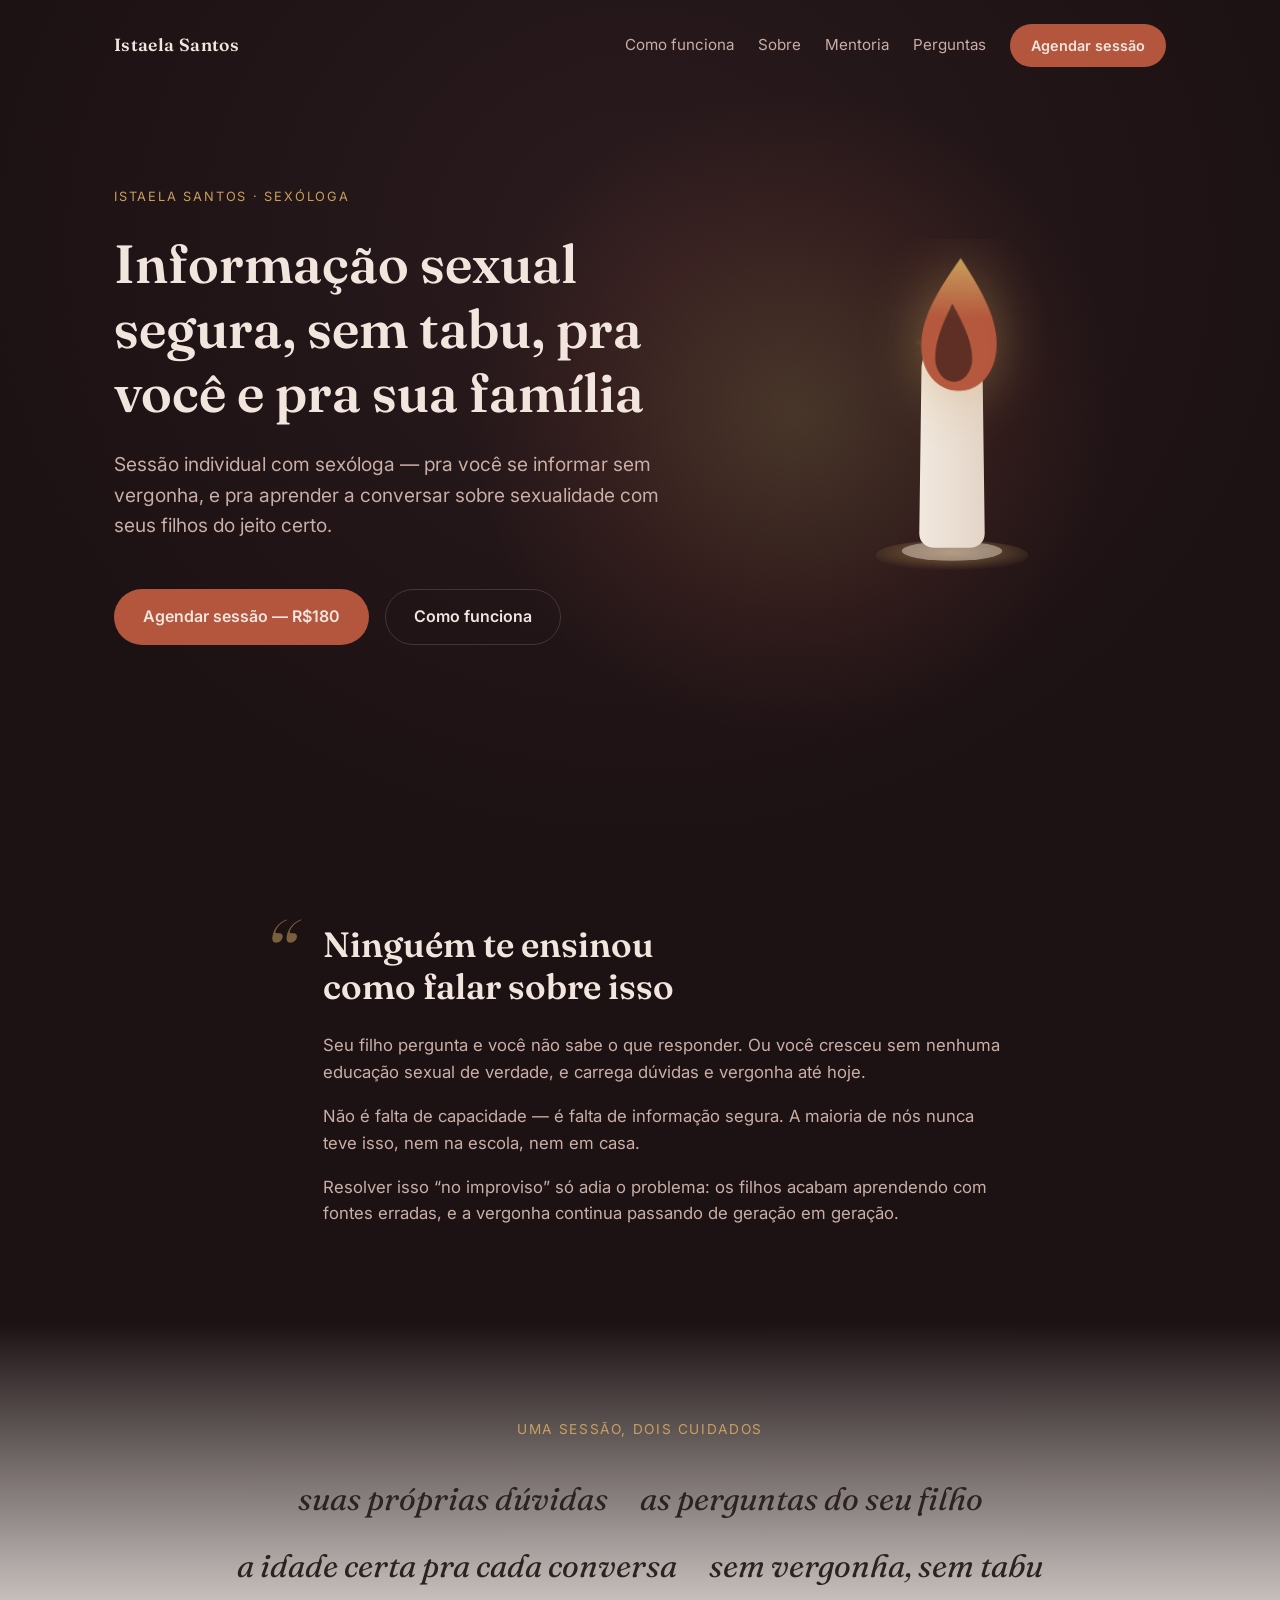
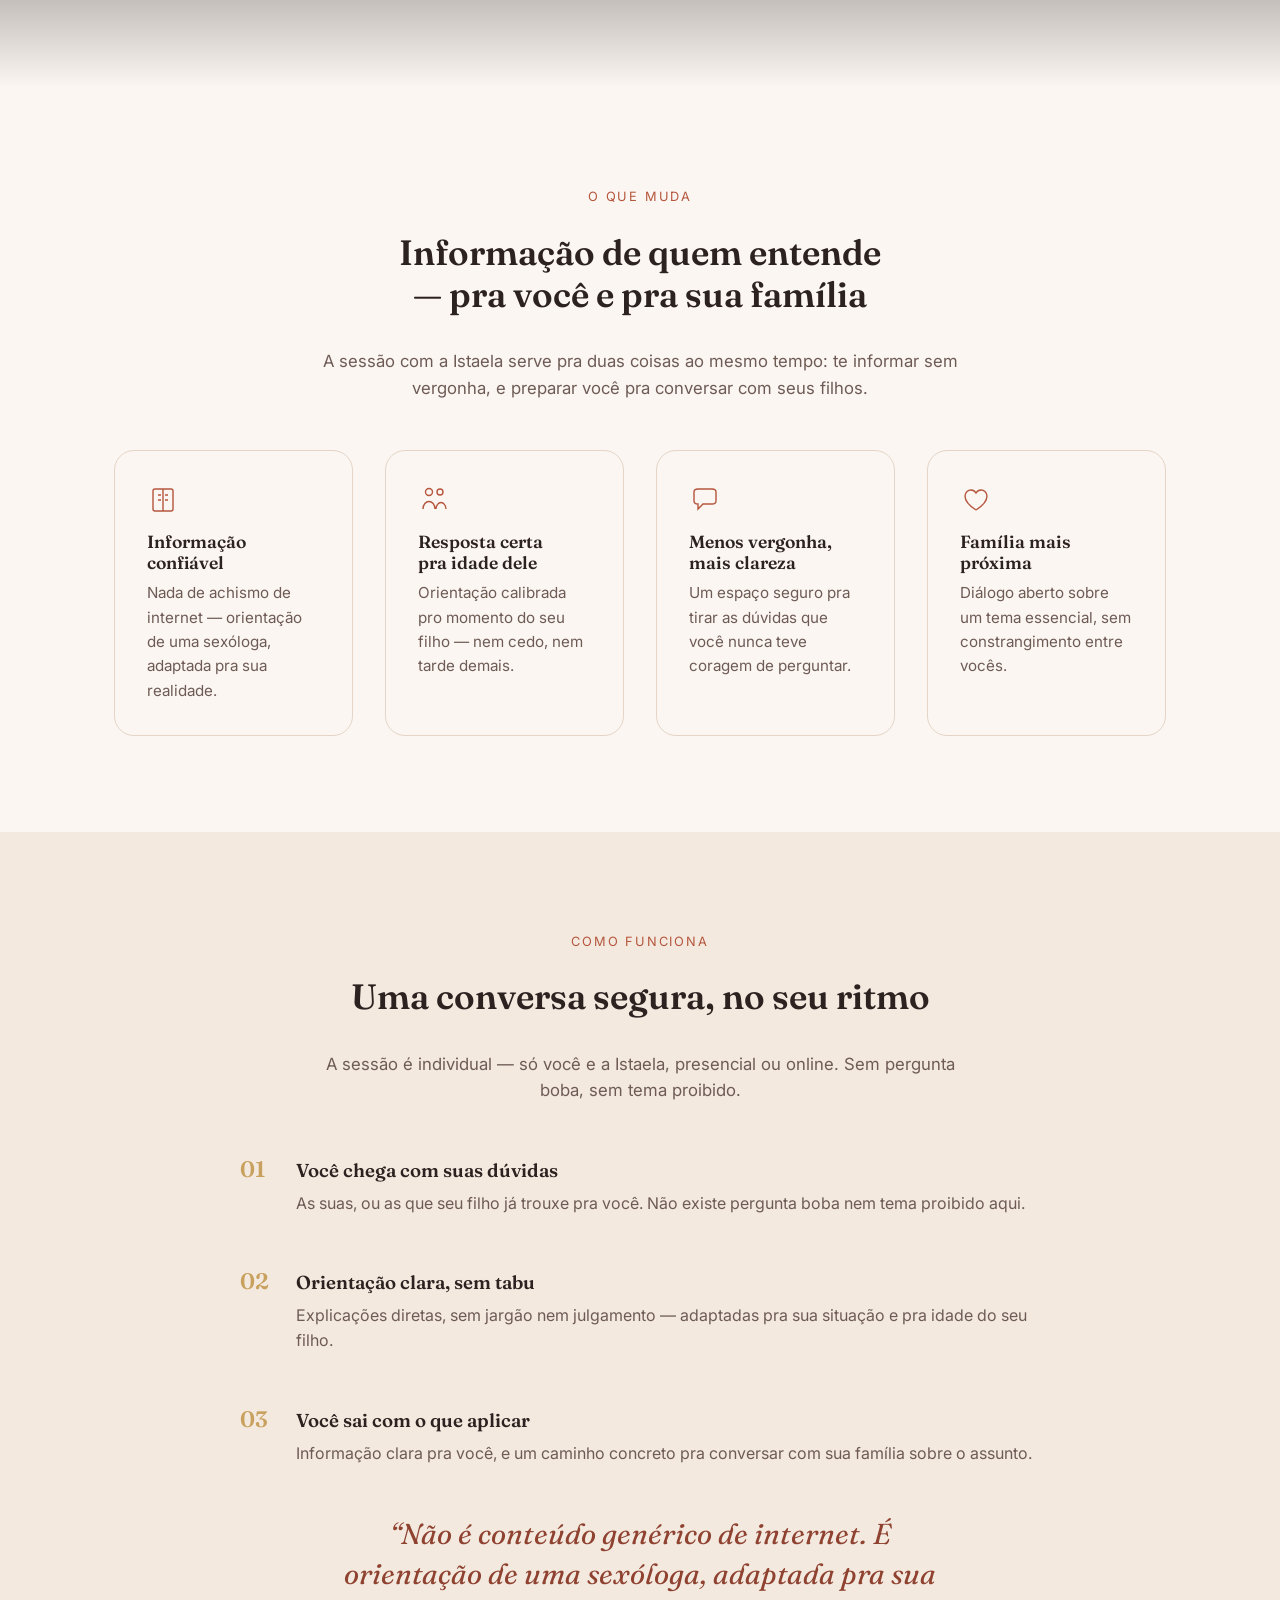
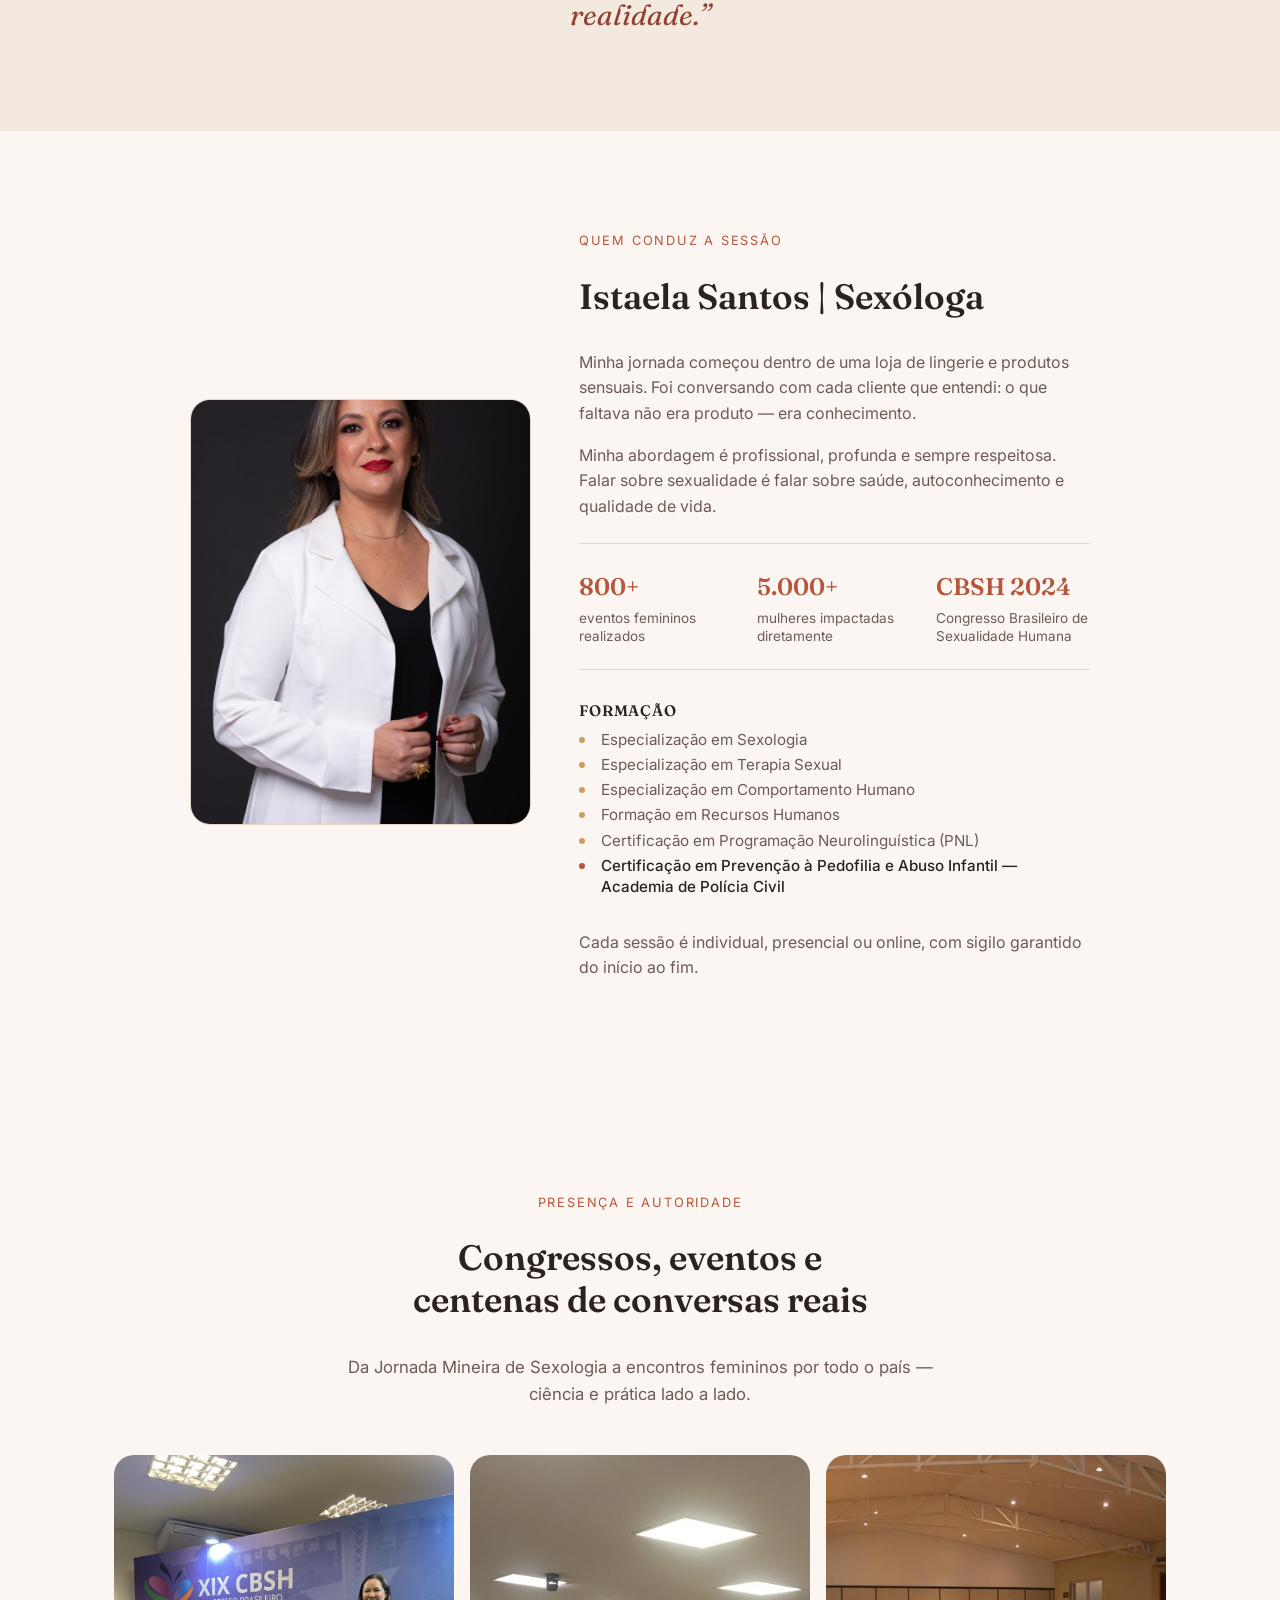
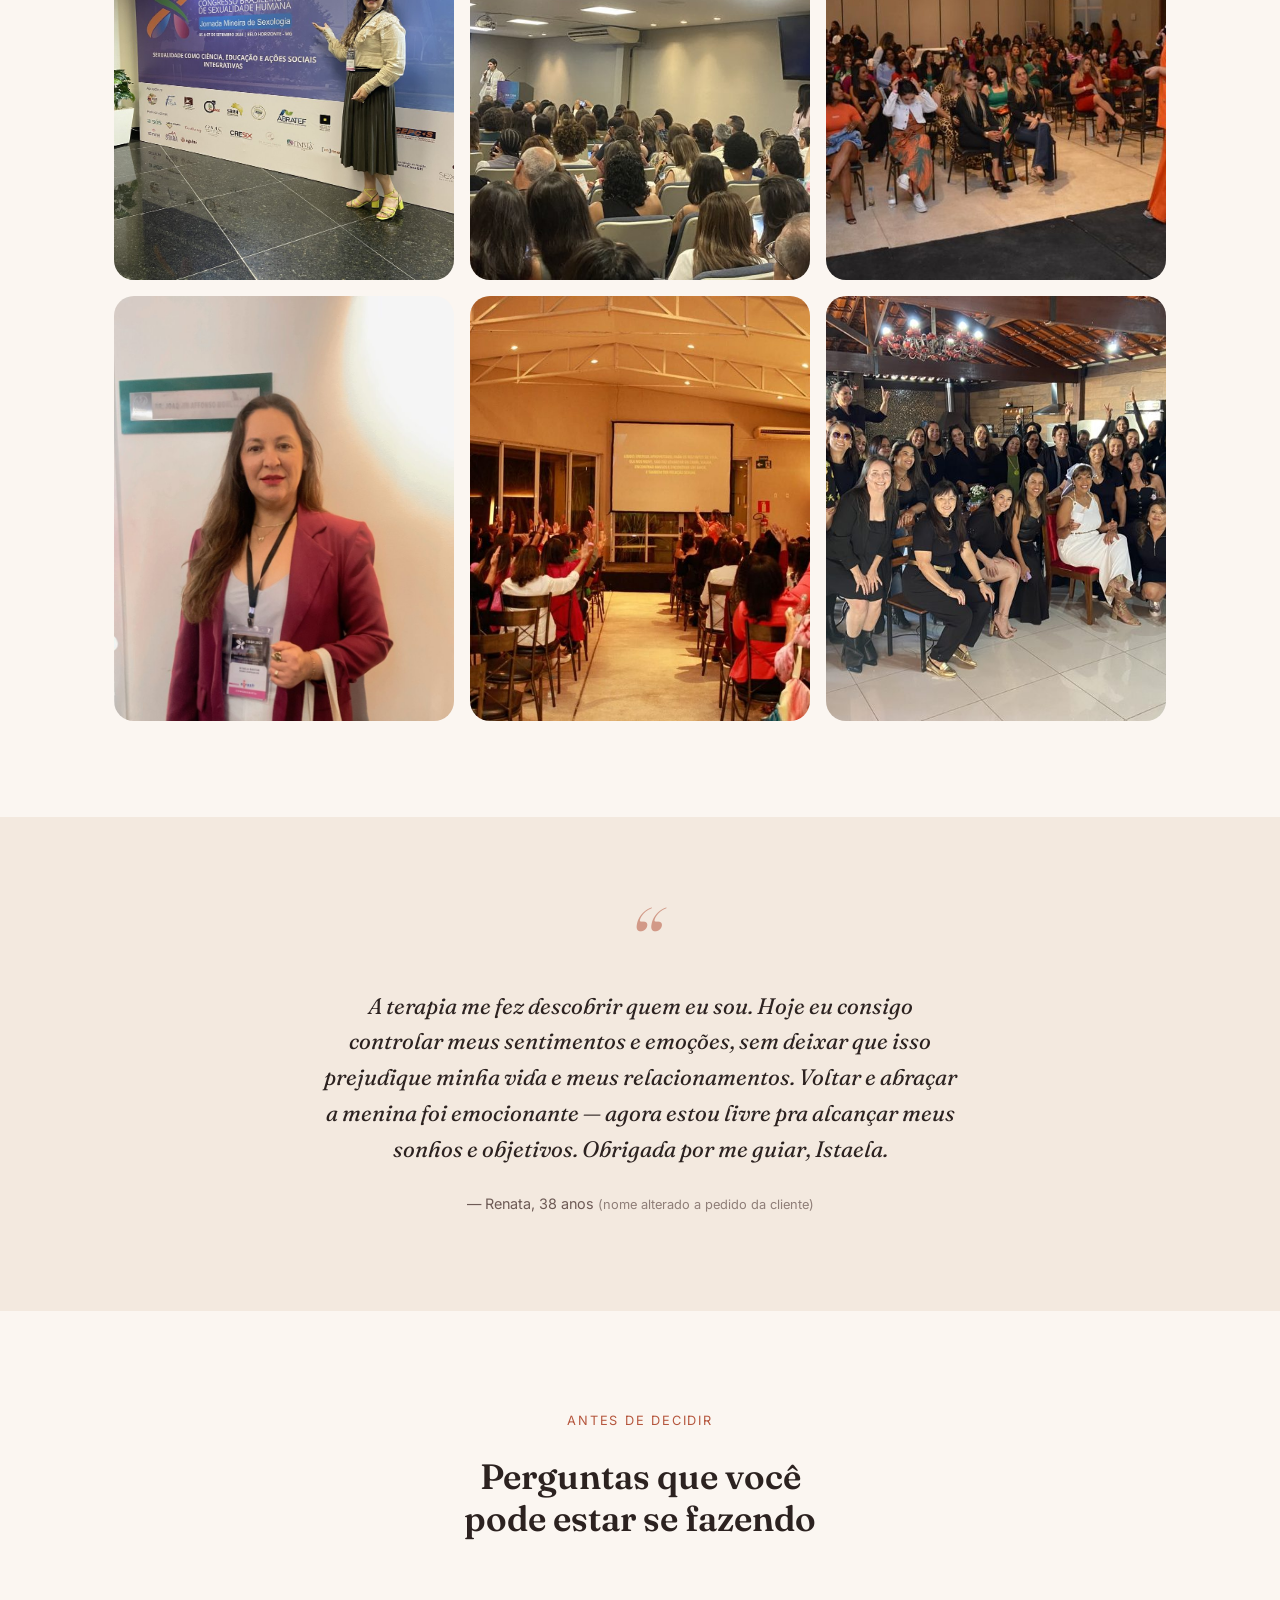
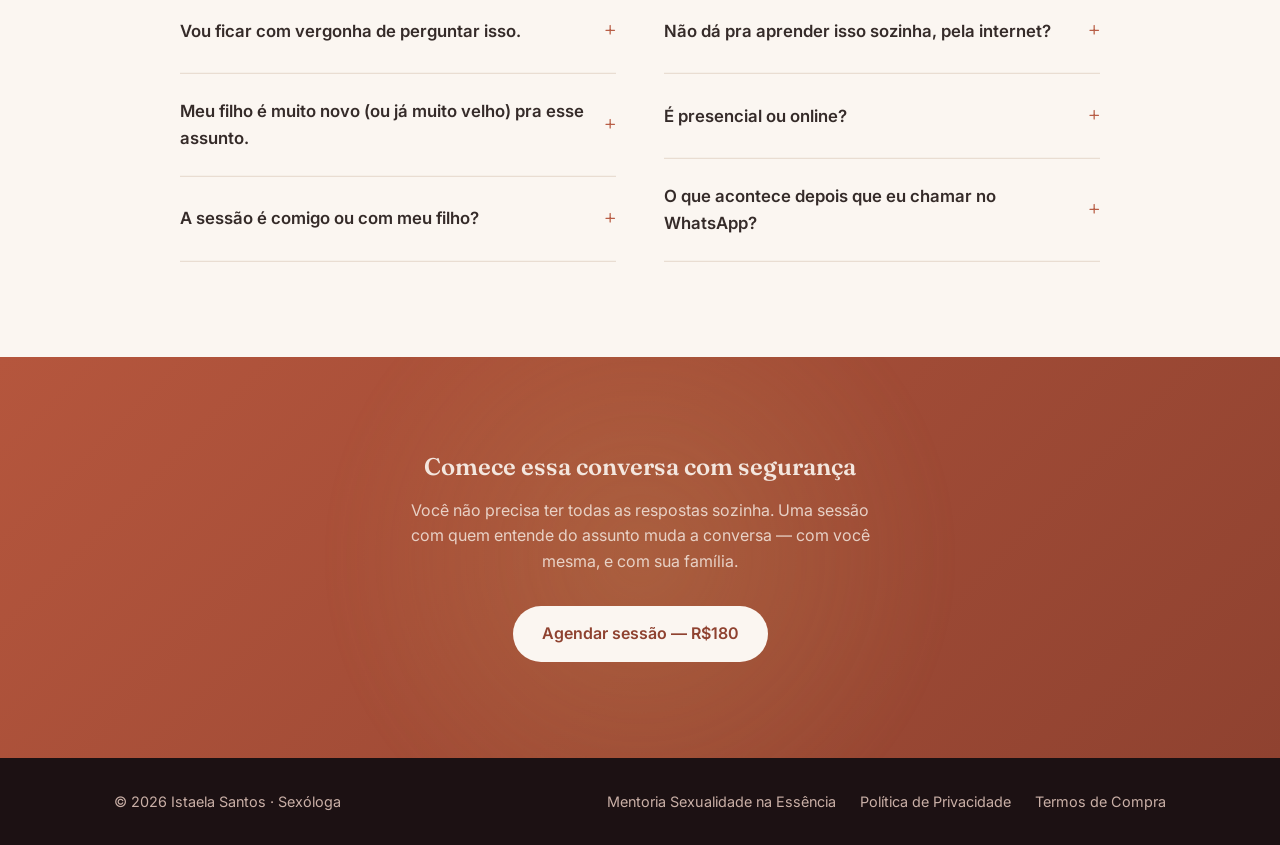
<file: index.html>
<!DOCTYPE html>
<html lang="pt-BR">
<head>
<meta charset="UTF-8">
<meta name="viewport" content="width=device-width, initial-scale=1.0">
<title>Educação Sexual com Sexóloga | Istaela Santos</title>
<meta name="description" content="Sessão individual com sexóloga para informação sexual segura — para você e para aprender a conversar com seus filhos sobre sexualidade.">
<link rel="icon" href="assets/favicon.svg" type="image/svg+xml">
<link rel="preconnect" href="https://fonts.googleapis.com">
<link href="https://fonts.googleapis.com/css2?family=Fraunces:ital,opsz,wght@0,9..144,500;0,9..144,600;1,9..144,500&family=Inter:wght@400;500;600&display=swap" rel="stylesheet">
<link rel="stylesheet" href="assets/styles.css">
<script src="assets/vendor/gsap/gsap.min.js" defer></script>
<script src="assets/vendor/gsap/ScrollTrigger.min.js" defer></script>

<!-- Meta Pixel Code -->
<script>
!function(f,b,e,v,n,t,s)
{if(f.fbq)return;n=f.fbq=function(){n.callMethod?
n.callMethod.apply(n,arguments):n.queue.push(arguments)};
if(!f._fbq)f._fbq=n;n.push=n;n.loaded=!0;n.version='2.0';
n.queue=[];t=b.createElement(e);t.async=!0;
t.src=v;s=b.getElementsByTagName(e)[0];
s.parentNode.insertBefore(t,s)}(window, document,'script',
'https://connect.facebook.net/en_US/fbevents.js');
fbq('init', '1601767174631453');
fbq('track', 'PageView');
</script>
<noscript><img height="1" width="1" style="display:none"
src="https://www.facebook.com/tr?id=1601767174631453&ev=PageView&noscript=1"
/></noscript>
<!-- End Meta Pixel Code -->
</head>
<body>

<svg width="0" height="0" style="position:absolute">
  <filter id="grain">
    <feTurbulence type="fractalNoise" baseFrequency="0.9" numOctaves="2" stitchTiles="stitch" result="noise"/>
    <feColorMatrix in="noise" type="matrix" values="0 0 0 0 0  0 0 0 0 0  0 0 0 0 0  0 0 0 0.035 0"/>
  </filter>
</svg>
<div class="grain-overlay" aria-hidden="true"></div>
<div class="scroll-progress" aria-hidden="true"><div class="scroll-progress-fill"></div></div>

<a class="skip-link" href="#conteudo">Pular para o conteúdo</a>

<header class="site-header" id="siteHeader">
  <div class="container">
    <span class="wordmark">Istaela Santos</span>
    <nav class="main-nav" aria-label="Navegação principal">
      <a href="#como-funciona">Como funciona</a>
      <a href="#sobre">Sobre</a>
      <a href="mentoria/">Mentoria</a>
      <a href="#perguntas">Perguntas</a>
      <a class="btn btn-primary btn-sm" href="https://wa.me/553197880019" target="_blank" rel="noopener">Agendar sessão</a>
    </nav>
  </div>
</header>

<main id="conteudo">

  <!-- Hero -->
  <section class="hero">
    <div class="container hero-grid">
      <div class="hero-content">
        <span class="eyebrow eyebrow-dusk hero-in hero-in-1">Istaela Santos · Sexóloga</span>
        <h1 class="hero-in hero-in-2">Informação sexual segura, sem tabu, pra você e pra sua família</h1>
        <p class="subhead hero-in hero-in-3">Sessão individual com sexóloga — pra você se informar sem vergonha, e pra aprender a conversar sobre sexualidade com seus filhos do jeito certo.</p>
        <div class="hero-actions hero-in hero-in-4">
          <a class="btn btn-primary" href="https://wa.me/553197880019" target="_blank" rel="noopener">Agendar sessão — R$180</a>
          <a class="btn btn-ghost" href="#como-funciona">Como funciona</a>
        </div>
      </div>
      <div class="hero-art hero-in hero-in-art" aria-hidden="true">
        <svg viewBox="0 0 220 320" class="candle-art">
          <defs>
            <linearGradient id="flameGradient" x1="0" y1="1" x2="0" y2="0">
              <stop offset="0%" stop-color="var(--terracota)"/>
              <stop offset="55%" stop-color="var(--terracota)"/>
              <stop offset="100%" stop-color="var(--dourado)"/>
            </linearGradient>
            <linearGradient id="waxGradient" x1="0" y1="0" x2="1" y2="0">
              <stop offset="0%" stop-color="#F3E9DF"/>
              <stop offset="100%" stop-color="#E4D5C8"/>
            </linearGradient>
            <radialGradient id="plateGradient" cx="50%" cy="40%" r="60%">
              <stop offset="0%" stop-color="var(--dourado)" stop-opacity="0.55"/>
              <stop offset="100%" stop-color="var(--dourado)" stop-opacity="0"/>
            </radialGradient>
          </defs>

          <circle class="ember ember-1" cx="70" cy="150" r="2.5" fill="var(--dourado)"/>
          <circle class="ember ember-2" cx="150" cy="120" r="2" fill="var(--dourado)"/>
          <circle class="ember ember-3" cx="95" cy="170" r="1.8" fill="var(--terracota)"/>

          <ellipse cx="110" cy="290" rx="70" ry="14" fill="url(#plateGradient)"/>
          <ellipse cx="110" cy="286" rx="46" ry="9" fill="var(--dawn-border)" opacity="0.5"/>

          <path fill="url(#waxGradient)"
            d="M82,120 C82,110 86,104 90,100 L130,100 C134,104 138,110 138,120 L140,270 C140,278 134,283 126,283 L94,283 C86,283 80,278 80,270 Z"/>
          <ellipse cx="110" cy="100" rx="24" ry="6" fill="#FBF6F1"/>
          <path d="M92,105 C96,112 90,118 96,124" stroke="#E4D5C8" stroke-width="1.5" fill="none" opacity="0.6"/>

          <line x1="110" y1="100" x2="110" y2="88" stroke="#4A3A2E" stroke-width="2" stroke-linecap="round"/>

          <g class="flame-group">
            <path class="flame-outer" fill="url(#flameGradient)"
              d="M110,26 C86,58 74,80 74,102 C74,126 90,142 110,142 C130,142 146,126 146,102 C146,80 134,58 110,26 Z"/>
            <path class="flame-inner" fill="var(--dusk-bg-deep)" opacity="0.55"
              d="M110,66 C98,86 92,100 92,113 C92,124 100,133 110,133 C120,133 128,124 128,113 C128,100 122,86 110,66 Z"/>
          </g>
        </svg>
      </div>
    </div>
  </section>

  <section class="section-dusk">
    <div class="container">
      <div class="dor-layout">
        <span class="glyph-quote" aria-hidden="true">&ldquo;</span>
        <div class="prose">
          <h2>Ninguém te ensinou como falar sobre isso</h2>
          <p>Seu filho pergunta e você não sabe o que responder. Ou você cresceu sem nenhuma educação sexual de verdade, e carrega dúvidas e vergonha até hoje.</p>
          <p>Não é falta de capacidade — é falta de informação segura. A maioria de nós nunca teve isso, nem na escola, nem em casa.</p>
          <p>Resolver isso &ldquo;no improviso&rdquo; só adia o problema: os filhos acabam aprendendo com fontes erradas, e a vergonha continua passando de geração em geração.</p>
        </div>
      </div>
    </div>
  </section>

  <section class="senses-transition">
    <div class="senses-parallax" aria-hidden="true"></div>
    <div class="container">
      <span class="eyebrow">uma sessão, dois cuidados</span>
      <ul class="senses-list" id="sensesList">
        <li>suas próprias dúvidas</li>
        <li>as perguntas do seu filho</li>
        <li>a idade certa pra cada conversa</li>
        <li>sem vergonha, sem tabu</li>
      </ul>
    </div>
  </section>

  <section class="section-dawn" id="beneficios">
    <div class="container">
      <div class="section-header reveal">
        <span class="eyebrow eyebrow-dawn">o que muda</span>
        <h2>Informação de quem entende — pra você e pra sua família</h2>
        <p class="section-lede">A sessão com a Istaela serve pra duas coisas ao mesmo tempo: te informar sem vergonha, e preparar você pra conversar com seus filhos.</p>
      </div>
      <div class="benefits-grid">
        <div class="benefit-card reveal">
          <svg class="icon" viewBox="0 0 32 32" fill="none" stroke="currentColor" stroke-width="1.4" aria-hidden="true">
            <path d="M6 8c0-1 1-2 2-2h16c1 0 2 1 2 2v18c0 1-1 2-2 2H8c-1 0-2-1-2-2Z"/>
            <path d="M16 6v22M11 12h3M11 17h3M18 12h3M18 17h3"/>
          </svg>
          <h3>Informação confiável</h3>
          <p>Nada de achismo de internet — orientação de uma sexóloga, adaptada pra sua realidade.</p>
        </div>
        <div class="benefit-card reveal">
          <svg class="icon" viewBox="0 0 32 32" fill="none" stroke="currentColor" stroke-width="1.4" aria-hidden="true">
            <circle cx="11" cy="9" r="3.5"/>
            <circle cx="22" cy="9" r="3"/>
            <path d="M5 26c0-4.5 3-7.5 6-7.5s6 3 6 7.5M18 26c0-3.8 2.5-6.5 5-6.5s5 2.7 5 6.5"/>
          </svg>
          <h3>Resposta certa pra idade dele</h3>
          <p>Orientação calibrada pro momento do seu filho — nem cedo, nem tarde demais.</p>
        </div>
        <div class="benefit-card reveal">
          <svg class="icon" viewBox="0 0 32 32" fill="none" stroke="currentColor" stroke-width="1.4" aria-hidden="true">
            <path d="M5 9c0-1.5 1.5-3 4-3h14c2.5 0 4 1.5 4 3v9c0 1.5-1.5 3-4 3H14l-5 5v-5H9c-2.5 0-4-1.5-4-3Z"/>
          </svg>
          <h3>Menos vergonha, mais clareza</h3>
          <p>Um espaço seguro pra tirar as dúvidas que você nunca teve coragem de perguntar.</p>
        </div>
        <div class="benefit-card reveal">
          <svg class="icon" viewBox="0 0 32 32" fill="none" stroke="currentColor" stroke-width="1.4" aria-hidden="true">
            <path d="M16 27c-5-3.2-11-7.5-11-14 0-3.5 2.8-6 6-6 2.2 0 4 1.2 5 3 1-1.8 2.8-3 5-3 3.2 0 6 2.5 6 6 0 6.5-6 10.8-11 14Z"/>
          </svg>
          <h3>Família mais próxima</h3>
          <p>Diálogo aberto sobre um tema essencial, sem constrangimento entre vocês.</p>
        </div>
      </div>
    </div>
  </section>

  <section class="section-dawn surface" id="como-funciona">
    <div class="container">
      <div class="section-header reveal">
        <span class="eyebrow eyebrow-dawn">como funciona</span>
        <h2>Uma conversa segura, no seu ritmo</h2>
        <p class="section-lede">A sessão é individual — só você e a Istaela, presencial ou online. Sem pergunta boba, sem tema proibido.</p>
      </div>

      <div class="process-steps-wrap">
      <div class="process-line" aria-hidden="true"><div class="process-line-fill"></div></div>
      <ol class="process-steps">
        <li class="process-step reveal">
          <span class="step-num">01</span>
          <div>
            <h3>Você chega com suas dúvidas</h3>
            <p>As suas, ou as que seu filho já trouxe pra você. Não existe pergunta boba nem tema proibido aqui.</p>
          </div>
        </li>
        <li class="process-step reveal">
          <span class="step-num">02</span>
          <div>
            <h3>Orientação clara, sem tabu</h3>
            <p>Explicações diretas, sem jargão nem julgamento — adaptadas pra sua situação e pra idade do seu filho.</p>
          </div>
        </li>
        <li class="process-step reveal">
          <span class="step-num">03</span>
          <div>
            <h3>Você sai com o que aplicar</h3>
            <p>Informação clara pra você, e um caminho concreto pra conversar com sua família sobre o assunto.</p>
          </div>
        </li>
      </ol>
      </div>

      <p class="pull-quote reveal">&ldquo;Não é conteúdo genérico de internet. É orientação de uma sexóloga, adaptada pra sua realidade.&rdquo;</p>
    </div>
  </section>

  <section class="section-dawn" id="sobre">
    <div class="container">
      <div class="sobre-layout reveal">
        <div class="sobre-photo">
          <img src="assets/img/istaela-sobre.jpg" width="900" height="1125" alt="Retrato de Istaela Santos, sexóloga" loading="lazy">
        </div>
        <div class="sobre-copy">
          <span class="eyebrow eyebrow-dawn">quem conduz a sessão</span>
          <h2>Istaela Santos | Sexóloga</h2>
          <p>Minha jornada começou dentro de uma loja de lingerie e produtos sensuais. Foi conversando com cada cliente que entendi: o que faltava não era produto — era conhecimento.</p>
          <p>Minha abordagem é profissional, profunda e sempre respeitosa. Falar sobre sexualidade é falar sobre saúde, autoconhecimento e qualidade de vida.</p>

          <dl class="sobre-stats">
            <div><dt>800+</dt><dd>eventos femininos realizados</dd></div>
            <div><dt>5.000+</dt><dd>mulheres impactadas diretamente</dd></div>
            <div><dt>CBSH 2024</dt><dd>Congresso Brasileiro de Sexualidade Humana</dd></div>
          </dl>

          <h3 class="sobre-formacao-titulo">Formação</h3>
          <ul class="sobre-formacao">
            <li>Especialização em Sexologia</li>
            <li>Especialização em Terapia Sexual</li>
            <li>Especialização em Comportamento Humano</li>
            <li>Formação em Recursos Humanos</li>
            <li>Certificação em Programação Neurolinguística (PNL)</li>
            <li class="destaque">Certificação em Prevenção à Pedofilia e Abuso Infantil — Academia de Polícia Civil</li>
          </ul>

          <p>Cada sessão é individual, presencial ou online, com sigilo garantido do início ao fim.</p>
        </div>
      </div>
    </div>
  </section>

  <section class="section-dawn" id="eventos">
    <div class="container">
      <div class="section-header reveal">
        <span class="eyebrow eyebrow-dawn">presença e autoridade</span>
        <h2>Congressos, eventos e centenas de conversas reais</h2>
        <p class="section-lede">Da Jornada Mineira de Sexologia a encontros femininos por todo o país — ciência e prática lado a lado.</p>
      </div>
      <div class="eventos-grid reveal">
        <figure class="eventos-item eventos-item-tall">
          <img src="assets/img/eventos/cbsh-1.jpg" width="900" height="1125" alt="Istaela Santos no XIX CBSH — Congresso Brasileiro de Sexualidade Humana, Belo Horizonte 2024" loading="lazy">
          <figcaption>XIX CBSH — Congresso Brasileiro de Sexualidade Humana</figcaption>
        </figure>
        <figure class="eventos-item">
          <img src="assets/img/eventos/auditorio.jpg" width="900" height="600" alt="Plenária lotada no XIX CBSH 2024" loading="lazy">
          <figcaption>Plenária do CBSH 2024, Belo Horizonte</figcaption>
        </figure>
        <figure class="eventos-item">
          <img src="assets/img/eventos/palestra.jpg" width="900" height="675" alt="Istaela Santos palestrando para salão cheio em evento feminino" loading="lazy">
          <figcaption>Palestra em evento feminino</figcaption>
        </figure>
        <figure class="eventos-item eventos-item-tall">
          <img src="assets/img/eventos/cbsh-2.jpg" width="750" height="937" alt="Istaela Santos no XIX CBSH, com o material do congresso" loading="lazy">
          <figcaption>XIX CBSH 2024</figcaption>
        </figure>
        <figure class="eventos-item">
          <img src="assets/img/eventos/cbsh-3.jpg" width="900" height="675" alt="Plateia com as mãos levantadas em evento conduzido pela Istaela" loading="lazy">
          <figcaption>Dinâmica em evento feminino</figcaption>
        </figure>
        <figure class="eventos-item">
          <img src="assets/img/eventos/grupo.jpg" width="900" height="600" alt="Encontro feminino com dezenas de participantes" loading="lazy">
          <figcaption>Um dos 800+ eventos femininos realizados</figcaption>
        </figure>
      </div>
    </div>
  </section>

  <section class="section-dawn surface">
    <div class="container">
      <blockquote class="testimonial reveal">
        <span class="glyph-quote glyph-quote-dawn" aria-hidden="true">&ldquo;</span>
        <p>A terapia me fez descobrir quem eu sou. Hoje eu consigo controlar meus sentimentos e emoções, sem deixar que isso prejudique minha vida e meus relacionamentos. Voltar e abraçar a menina foi emocionante — agora estou livre pra alcançar meus sonhos e objetivos. Obrigada por me guiar, Istaela.</p>
        <footer>— Renata, 38 anos <span class="testimonial-note">(nome alterado a pedido da cliente)</span></footer>
      </blockquote>
    </div>
  </section>

  <section class="section-dawn" id="perguntas">
    <div class="container">
      <div class="section-header reveal">
        <span class="eyebrow eyebrow-dawn">antes de decidir</span>
        <h2>Perguntas que você pode estar se fazendo</h2>
      </div>
      <div class="faq-grid reveal">
        <div class="faq-col">
          <details class="faq-item">
            <summary>Vou ficar com vergonha de perguntar isso.</summary>
            <div class="faq-answer"><p>O espaço é seguro e sem julgamento — lidar com isso é literalmente o trabalho de uma sexóloga.</p></div>
          </details>
          <details class="faq-item">
            <summary>Meu filho é muito novo (ou já muito velho) pra esse assunto.</summary>
            <div class="faq-answer"><p>A orientação é adaptada pra idade certa — a sessão ajuda a calibrar exatamente isso.</p></div>
          </details>
          <details class="faq-item">
            <summary>A sessão é comigo ou com meu filho?</summary>
            <div class="faq-answer"><p>É com você. A sessão prepara você — como mãe/pai ou como mulher buscando informação — pra depois levar isso pra sua família do seu jeito.</p></div>
          </details>
        </div>
        <div class="faq-col">
          <details class="faq-item">
            <summary>Não dá pra aprender isso sozinha, pela internet?</summary>
            <div class="faq-answer"><p>Dá pra achar informação solta, mas não confiável nem personalizada pra sua situação. A sessão resolve isso com uma profissional de verdade.</p></div>
          </details>
          <details class="faq-item">
            <summary>É presencial ou online?</summary>
            <div class="faq-answer"><p>Os dois — você escolhe o formato que fizer mais sentido pra você.</p></div>
          </details>
          <details class="faq-item">
            <summary>O que acontece depois que eu chamar no WhatsApp?</summary>
            <div class="faq-answer"><p>Você fala direto com a Istaela pra combinar dia, horário e formato (presencial ou online) da sua sessão.</p></div>
          </details>
        </div>
      </div>
    </div>
  </section>

  <section class="final-cta" id="contato">
    <div class="final-cta-glow" aria-hidden="true"></div>
    <div class="container">
      <h2>Comece essa conversa com segurança</h2>
      <p>Você não precisa ter todas as respostas sozinha. Uma sessão com quem entende do assunto muda a conversa — com você mesma, e com sua família.</p>
      <a class="btn btn-primary" href="https://wa.me/553197880019" target="_blank" rel="noopener">Agendar sessão — R$180</a>
    </div>
  </section>

</main>

<footer class="site-footer">
  <div class="container">
    <span>© 2026 Istaela Santos · Sexóloga</span>
    <ul class="footer-links">
      <li><a href="mentoria/">Mentoria Sexualidade na Essência</a></li>
      <li><a href="politica-de-privacidade/">Política de Privacidade</a></li>
      <li><a href="termos-de-compra/">Termos de Compra</a></li>
    </ul>
  </div>
</footer>

<a class="btn btn-primary sticky-cta" href="https://wa.me/553197880019" target="_blank" rel="noopener">Agendar sessão</a>

<script src="assets/main.js" defer></script>

<!-- Meta Lead Event: dispara ao clicar em qualquer botão/link do WhatsApp -->
<script>
document.addEventListener('DOMContentLoaded', function () {
  document.querySelectorAll('a[href*="wa.me"]').forEach(function (link) {
    link.addEventListener('click', function () {
      if (typeof fbq === 'function') {
        fbq('track', 'Lead');
      }
    });
  });
});
</script>
</body>
</html>
</file>
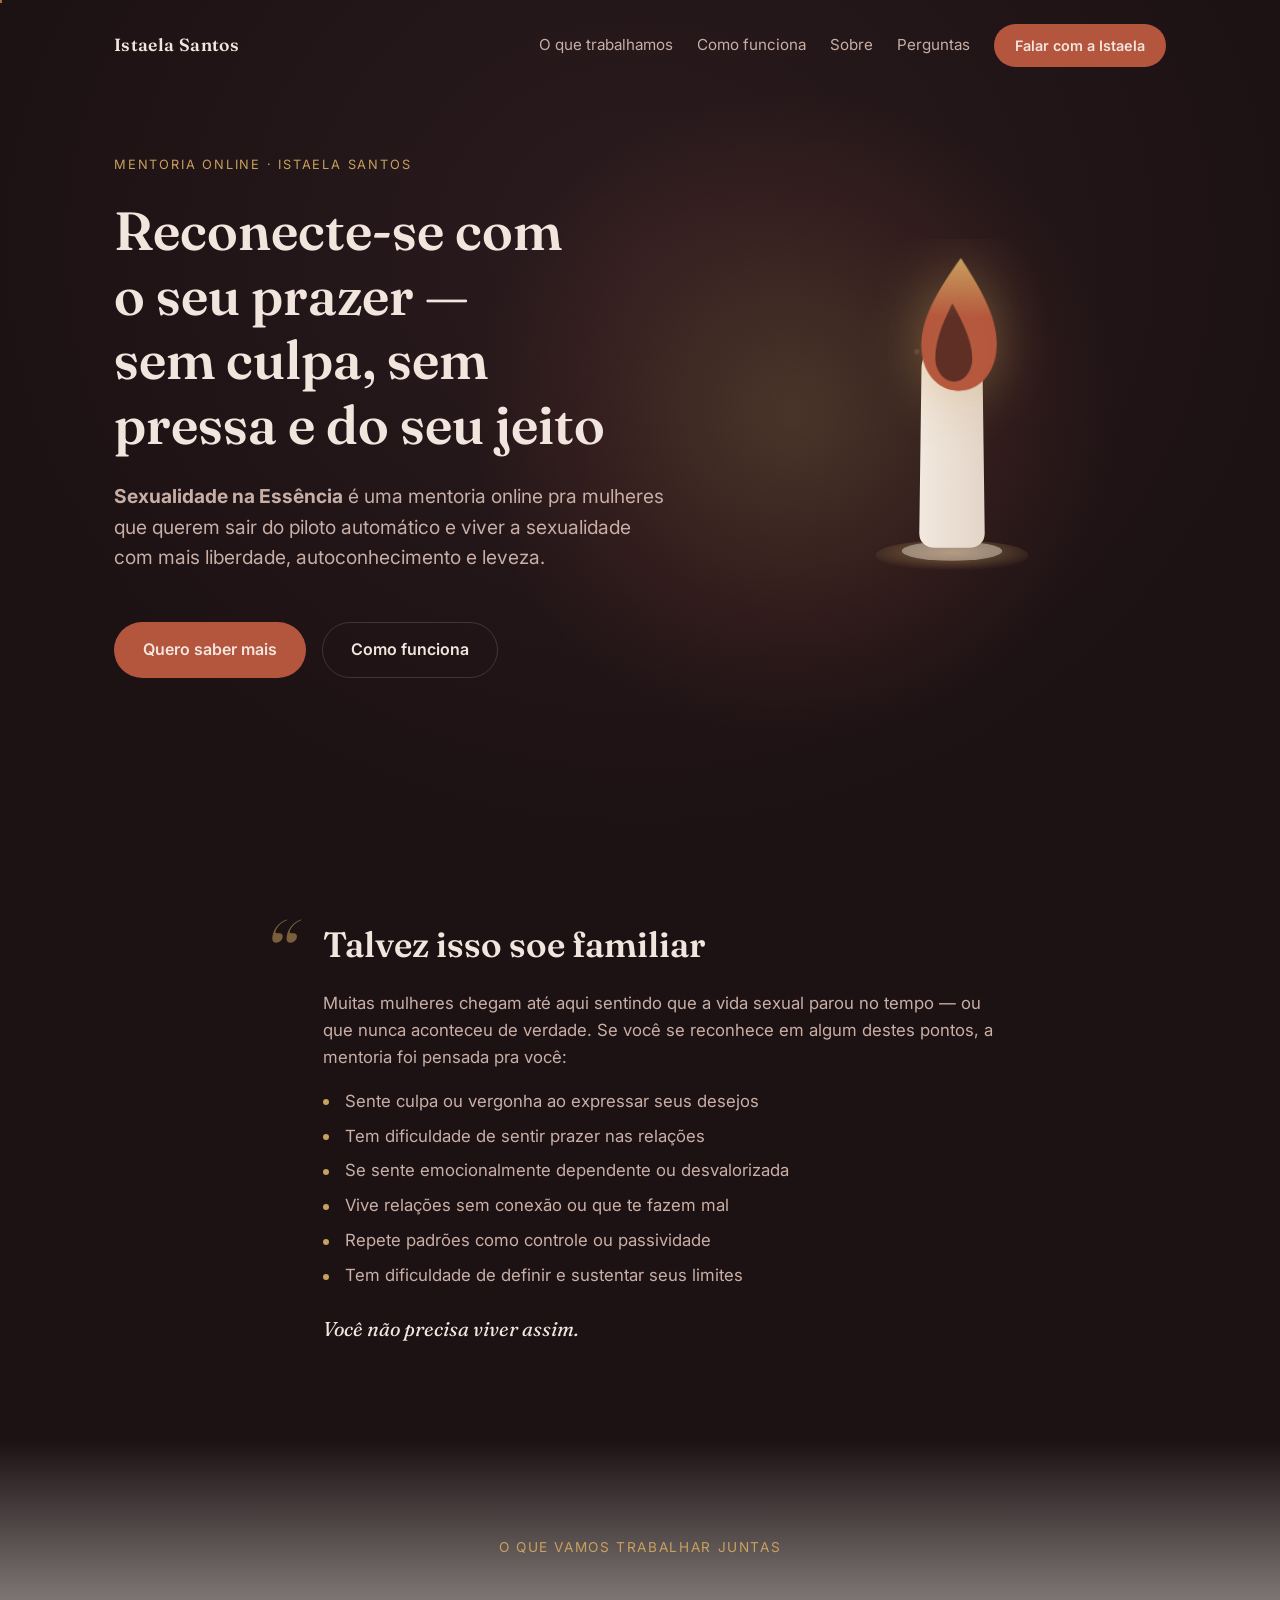
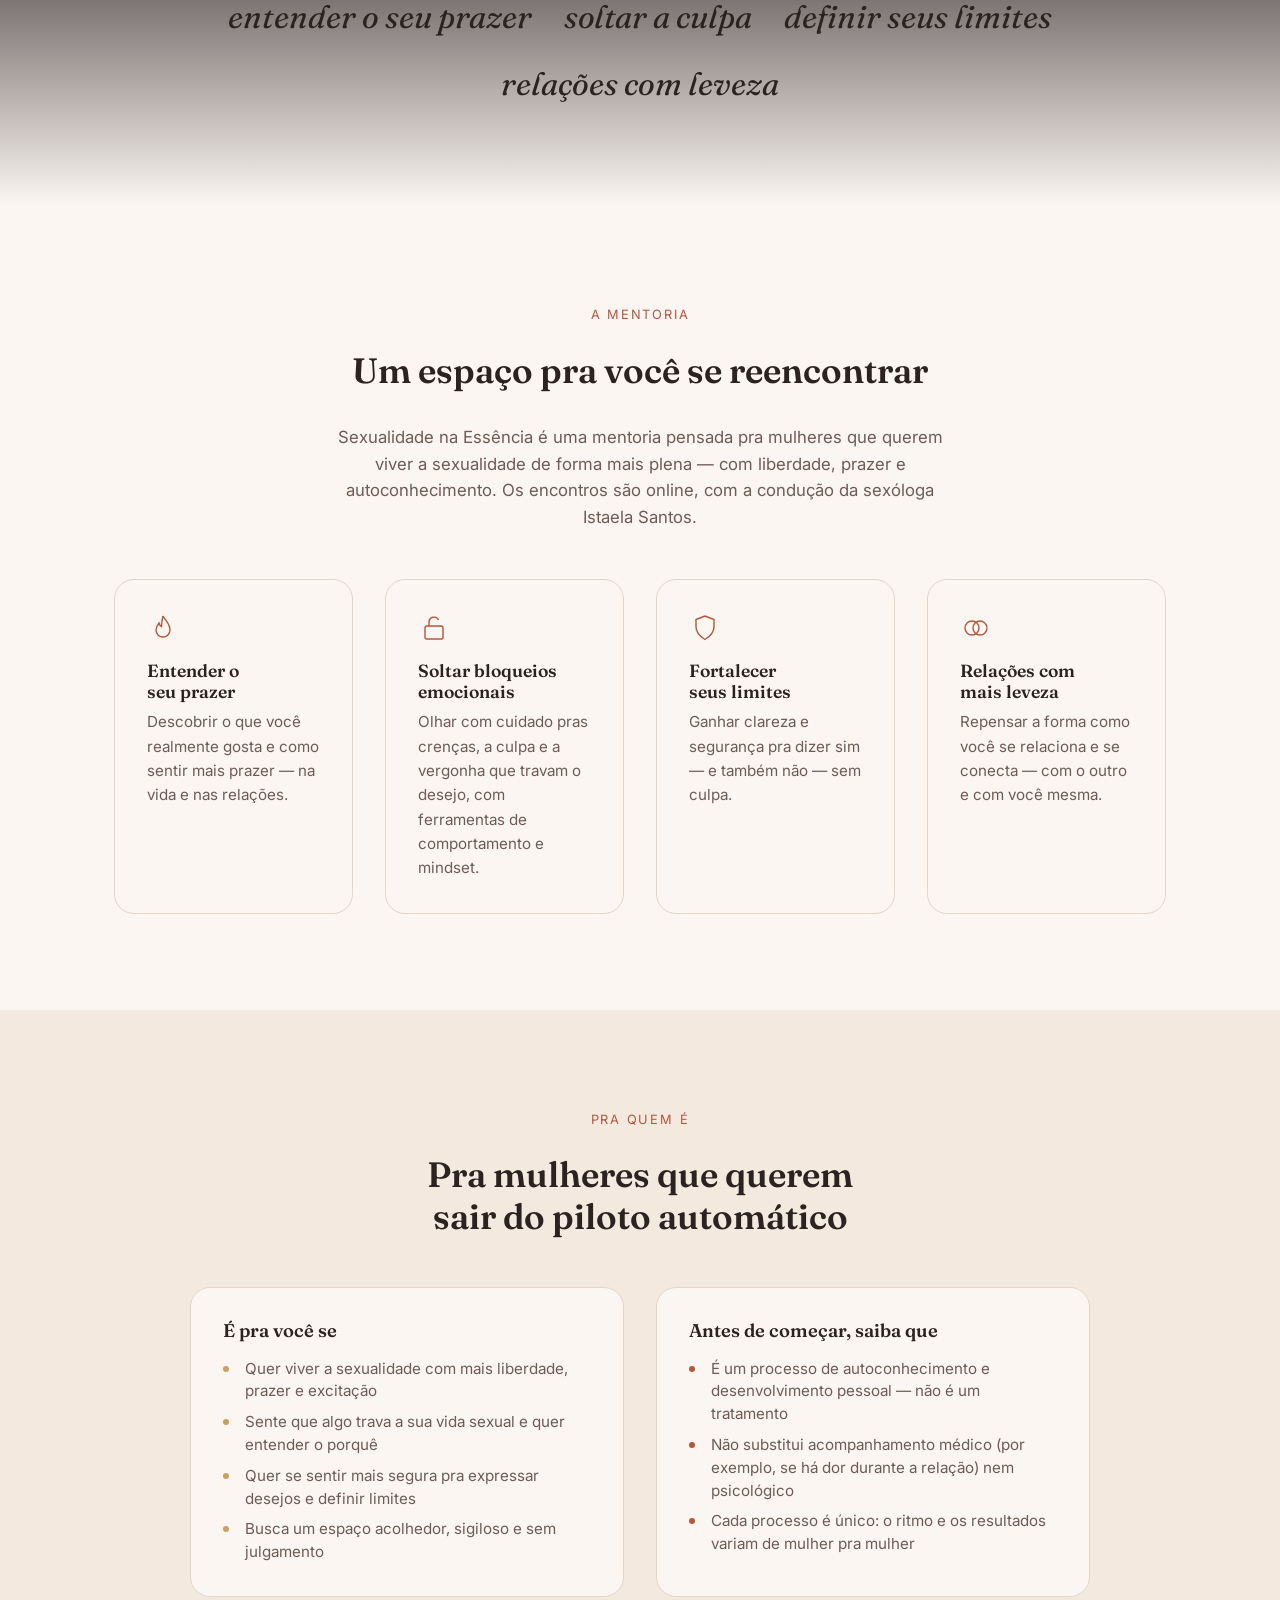
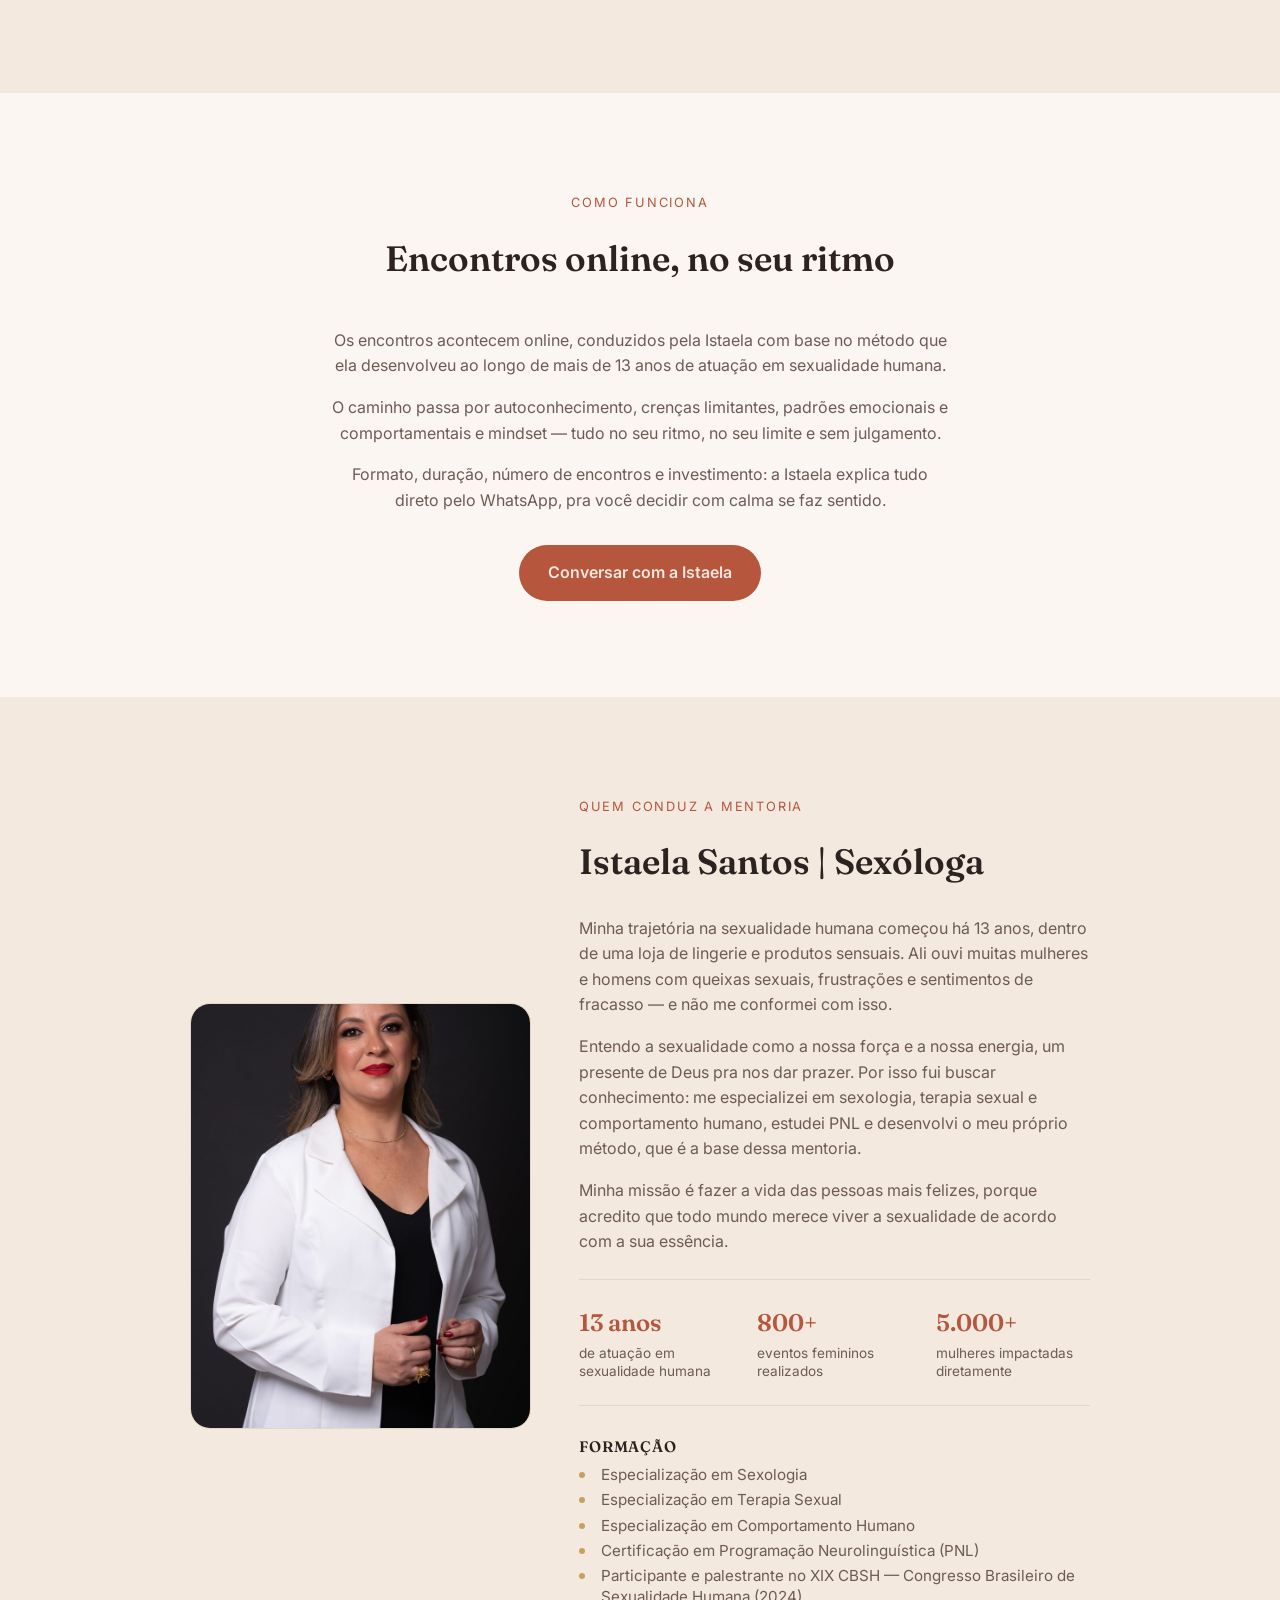
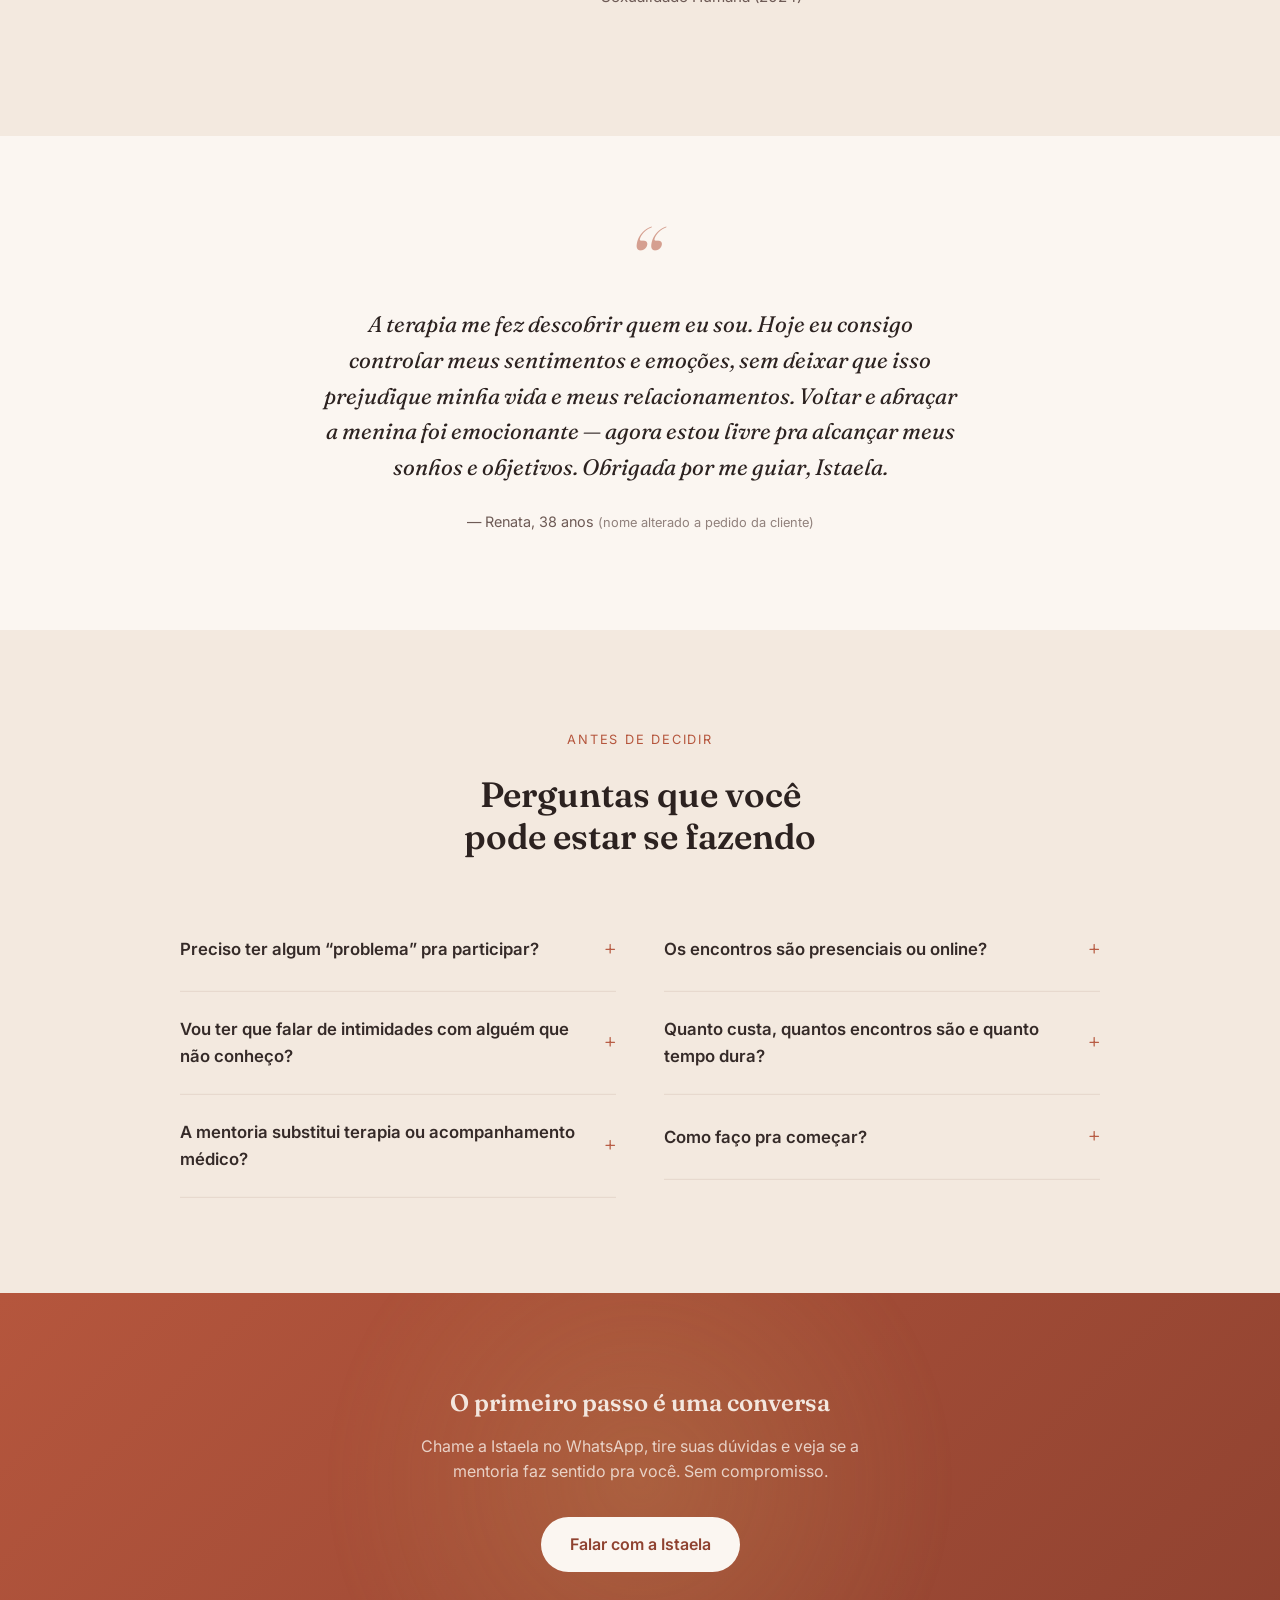
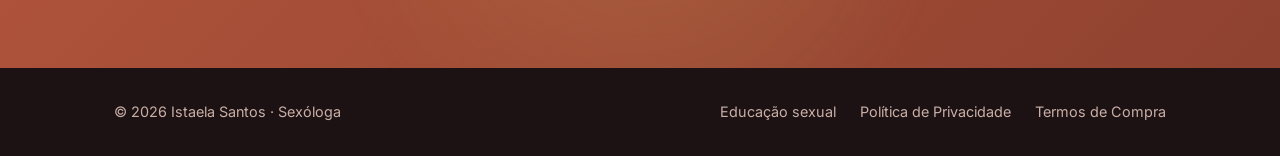
<file: mentoria/index.html>
<!DOCTYPE html>
<html lang="pt-BR">
<head>
<meta charset="UTF-8">
<meta name="viewport" content="width=device-width, initial-scale=1.0">
<title>Mentoria Sexualidade na Essência | Istaela Santos</title>
<meta name="description" content="Mentoria online com a sexóloga Istaela Santos para mulheres que querem se reconectar com o prazer, superar bloqueios emocionais e definir seus limites — sem culpa e no seu ritmo.">
<link rel="icon" href="../assets/favicon.svg" type="image/svg+xml">
<link rel="preconnect" href="https://fonts.googleapis.com">
<link href="https://fonts.googleapis.com/css2?family=Fraunces:ital,opsz,wght@0,9..144,500;0,9..144,600;1,9..144,500&family=Inter:wght@400;500;600&display=swap" rel="stylesheet">
<link rel="stylesheet" href="../assets/styles.css">
<script src="../assets/vendor/gsap/gsap.min.js" defer></script>
<script src="../assets/vendor/gsap/ScrollTrigger.min.js" defer></script>

<!-- Meta Pixel Code -->
<script>
!function(f,b,e,v,n,t,s)
{if(f.fbq)return;n=f.fbq=function(){n.callMethod?
n.callMethod.apply(n,arguments):n.queue.push(arguments)};
if(!f._fbq)f._fbq=n;n.push=n;n.loaded=!0;n.version='2.0';
n.queue=[];t=b.createElement(e);t.async=!0;
t.src=v;s=b.getElementsByTagName(e)[0];
s.parentNode.insertBefore(t,s)}(window, document,'script',
'https://connect.facebook.net/en_US/fbevents.js');
fbq('init', '1601767174631453');
fbq('track', 'PageView');
</script>
<noscript><img height="1" width="1" style="display:none"
src="https://www.facebook.com/tr?id=1601767174631453&ev=PageView&noscript=1"
/></noscript>
<!-- End Meta Pixel Code -->
</head>
<body>

<svg width="0" height="0" style="position:absolute">
  <filter id="grain">
    <feTurbulence type="fractalNoise" baseFrequency="0.9" numOctaves="2" stitchTiles="stitch" result="noise"/>
    <feColorMatrix in="noise" type="matrix" values="0 0 0 0 0  0 0 0 0 0  0 0 0 0 0  0 0 0 0.035 0"/>
  </filter>
</svg>
<div class="grain-overlay" aria-hidden="true"></div>
<div class="scroll-progress" aria-hidden="true"><div class="scroll-progress-fill"></div></div>

<a class="skip-link" href="#conteudo">Pular para o conteúdo</a>

<header class="site-header" id="siteHeader">
  <div class="container">
    <a class="wordmark" href="../">Istaela Santos</a>
    <nav class="main-nav" aria-label="Navegação principal">
      <a href="#beneficios">O que trabalhamos</a>
      <a href="#como-funciona">Como funciona</a>
      <a href="#sobre">Sobre</a>
      <a href="#perguntas">Perguntas</a>
      <a class="btn btn-primary btn-sm" href="https://wa.me/553197880019?text=Ol%C3%A1%2C%20Istaela!%20Quero%20saber%20mais%20sobre%20a%20mentoria%20Sexualidade%20na%20Ess%C3%AAncia." target="_blank" rel="noopener">Falar com a Istaela</a>
    </nav>
  </div>
</header>

<main id="conteudo">

  <!-- Hero -->
  <section class="hero">
    <div class="container hero-grid">
      <div class="hero-content">
        <span class="eyebrow eyebrow-dusk hero-in hero-in-1">Mentoria online · Istaela Santos</span>
        <h1 class="hero-in hero-in-2">Reconecte-se com o seu prazer — sem culpa, sem pressa e do seu jeito</h1>
        <p class="subhead hero-in hero-in-3"><strong>Sexualidade na Essência</strong> é uma mentoria online pra mulheres que querem sair do piloto automático e viver a sexualidade com mais liberdade, autoconhecimento e leveza.</p>
        <div class="hero-actions hero-in hero-in-4">
          <a class="btn btn-primary" href="https://wa.me/553197880019?text=Ol%C3%A1%2C%20Istaela!%20Quero%20saber%20mais%20sobre%20a%20mentoria%20Sexualidade%20na%20Ess%C3%AAncia." target="_blank" rel="noopener">Quero saber mais</a>
          <a class="btn btn-ghost" href="#como-funciona">Como funciona</a>
        </div>
      </div>
      <div class="hero-art hero-in hero-in-art" aria-hidden="true">
        <svg viewBox="0 0 220 320" class="candle-art">
          <defs>
            <linearGradient id="flameGradient" x1="0" y1="1" x2="0" y2="0">
              <stop offset="0%" stop-color="var(--terracota)"/>
              <stop offset="55%" stop-color="var(--terracota)"/>
              <stop offset="100%" stop-color="var(--dourado)"/>
            </linearGradient>
            <linearGradient id="waxGradient" x1="0" y1="0" x2="1" y2="0">
              <stop offset="0%" stop-color="#F3E9DF"/>
              <stop offset="100%" stop-color="#E4D5C8"/>
            </linearGradient>
            <radialGradient id="plateGradient" cx="50%" cy="40%" r="60%">
              <stop offset="0%" stop-color="var(--dourado)" stop-opacity="0.55"/>
              <stop offset="100%" stop-color="var(--dourado)" stop-opacity="0"/>
            </radialGradient>
          </defs>

          <circle class="ember ember-1" cx="70" cy="150" r="2.5" fill="var(--dourado)"/>
          <circle class="ember ember-2" cx="150" cy="120" r="2" fill="var(--dourado)"/>
          <circle class="ember ember-3" cx="95" cy="170" r="1.8" fill="var(--terracota)"/>

          <ellipse cx="110" cy="290" rx="70" ry="14" fill="url(#plateGradient)"/>
          <ellipse cx="110" cy="286" rx="46" ry="9" fill="var(--dawn-border)" opacity="0.5"/>

          <path fill="url(#waxGradient)"
            d="M82,120 C82,110 86,104 90,100 L130,100 C134,104 138,110 138,120 L140,270 C140,278 134,283 126,283 L94,283 C86,283 80,278 80,270 Z"/>
          <ellipse cx="110" cy="100" rx="24" ry="6" fill="#FBF6F1"/>
          <path d="M92,105 C96,112 90,118 96,124" stroke="#E4D5C8" stroke-width="1.5" fill="none" opacity="0.6"/>

          <line x1="110" y1="100" x2="110" y2="88" stroke="#4A3A2E" stroke-width="2" stroke-linecap="round"/>

          <g class="flame-group">
            <path class="flame-outer" fill="url(#flameGradient)"
              d="M110,26 C86,58 74,80 74,102 C74,126 90,142 110,142 C130,142 146,126 146,102 C146,80 134,58 110,26 Z"/>
            <path class="flame-inner" fill="var(--dusk-bg-deep)" opacity="0.55"
              d="M110,66 C98,86 92,100 92,113 C92,124 100,133 110,133 C120,133 128,124 128,113 C128,100 122,86 110,66 Z"/>
          </g>
        </svg>
      </div>
    </div>
  </section>

  <!-- Identificação -->
  <section class="section-dusk">
    <div class="container">
      <div class="dor-layout">
        <span class="glyph-quote" aria-hidden="true">&ldquo;</span>
        <div class="prose">
          <h2>Talvez isso soe familiar</h2>
          <p>Muitas mulheres chegam até aqui sentindo que a vida sexual parou no tempo — ou que nunca aconteceu de verdade. Se você se reconhece em algum destes pontos, a mentoria foi pensada pra você:</p>
          <ul class="identify-list">
            <li>Sente culpa ou vergonha ao expressar seus desejos</li>
            <li>Tem dificuldade de sentir prazer nas relações</li>
            <li>Se sente emocionalmente dependente ou desvalorizada</li>
            <li>Vive relações sem conexão ou que te fazem mal</li>
            <li>Repete padrões como controle ou passividade</li>
            <li>Tem dificuldade de definir e sustentar seus limites</li>
          </ul>
          <p class="closing">Você não precisa viver assim.</p>
        </div>
      </div>
    </div>
  </section>

  <section class="senses-transition">
    <div class="senses-parallax" aria-hidden="true"></div>
    <div class="container">
      <span class="eyebrow">o que vamos trabalhar juntas</span>
      <ul class="senses-list" id="sensesList">
        <li>entender o seu prazer</li>
        <li>soltar a culpa</li>
        <li>definir seus limites</li>
        <li>relações com leveza</li>
      </ul>
    </div>
  </section>

  <!-- O que trabalhamos -->
  <section class="section-dawn" id="beneficios">
    <div class="container">
      <div class="section-header reveal">
        <span class="eyebrow eyebrow-dawn">a mentoria</span>
        <h2>Um espaço pra você se reencontrar</h2>
        <p class="section-lede">Sexualidade na Essência é uma mentoria pensada pra mulheres que querem viver a sexualidade de forma mais plena — com liberdade, prazer e autoconhecimento. Os encontros são online, com a condução da sexóloga Istaela Santos.</p>
      </div>
      <div class="benefits-grid">
        <div class="benefit-card reveal">
          <svg class="icon" viewBox="0 0 32 32" fill="none" stroke="currentColor" stroke-width="1.4" aria-hidden="true">
            <path d="M16 4c3 5 7 8 7 14a7 7 0 0 1-14 0c0-3 1.5-5 3-7 .5 2 1.5 3 2.5 3.5C14.5 11 15 8 16 4Z"/>
          </svg>
          <h3>Entender o seu prazer</h3>
          <p>Descobrir o que você realmente gosta e como sentir mais prazer — na vida e nas relações.</p>
        </div>
        <div class="benefit-card reveal">
          <svg class="icon" viewBox="0 0 32 32" fill="none" stroke="currentColor" stroke-width="1.4" aria-hidden="true">
            <rect x="7" y="14" width="18" height="13" rx="2"/>
            <path d="M11 14v-4a5 5 0 0 1 9.5-2"/>
          </svg>
          <h3>Soltar bloqueios emocionais</h3>
          <p>Olhar com cuidado pras crenças, a culpa e a vergonha que travam o desejo, com ferramentas de comportamento e mindset.</p>
        </div>
        <div class="benefit-card reveal">
          <svg class="icon" viewBox="0 0 32 32" fill="none" stroke="currentColor" stroke-width="1.4" aria-hidden="true">
            <path d="M16 4l9 3.5v7c0 6-4 10-9 13-5-3-9-7-9-13v-7L16 4Z"/>
          </svg>
          <h3>Fortalecer seus limites</h3>
          <p>Ganhar clareza e segurança pra dizer sim — e também não — sem culpa.</p>
        </div>
        <div class="benefit-card reveal">
          <svg class="icon" viewBox="0 0 32 32" fill="none" stroke="currentColor" stroke-width="1.4" aria-hidden="true">
            <circle cx="12" cy="16" r="7"/>
            <circle cx="20" cy="16" r="7"/>
          </svg>
          <h3>Relações com mais leveza</h3>
          <p>Repensar a forma como você se relaciona e se conecta — com o outro e com você mesma.</p>
        </div>
      </div>
    </div>
  </section>

  <!-- Pra quem é -->
  <section class="section-dawn surface" id="para-quem">
    <div class="container">
      <div class="section-header reveal">
        <span class="eyebrow eyebrow-dawn">pra quem é</span>
        <h2>Pra mulheres que querem sair do piloto automático</h2>
      </div>
      <div class="fit-grid reveal">
        <div class="fit-card">
          <h3>É pra você se</h3>
          <ul>
            <li>Quer viver a sexualidade com mais liberdade, prazer e excitação</li>
            <li>Sente que algo trava a sua vida sexual e quer entender o porquê</li>
            <li>Quer se sentir mais segura pra expressar desejos e definir limites</li>
            <li>Busca um espaço acolhedor, sigiloso e sem julgamento</li>
          </ul>
        </div>
        <div class="fit-card fit-card-note">
          <h3>Antes de começar, saiba que</h3>
          <ul>
            <li>É um processo de autoconhecimento e desenvolvimento pessoal — não é um tratamento</li>
            <li>Não substitui acompanhamento médico (por exemplo, se há dor durante a relação) nem psicológico</li>
            <li>Cada processo é único: o ritmo e os resultados variam de mulher pra mulher</li>
          </ul>
        </div>
      </div>
    </div>
  </section>

  <!-- Como funciona -->
  <section class="section-dawn" id="como-funciona">
    <div class="container">
      <div class="section-header reveal">
        <span class="eyebrow eyebrow-dawn">como funciona</span>
        <h2>Encontros online, no seu ritmo</h2>
      </div>
      <div class="como-body reveal">
        <p>Os encontros acontecem online, conduzidos pela Istaela com base no método que ela desenvolveu ao longo de mais de 13 anos de atuação em sexualidade humana.</p>
        <p>O caminho passa por autoconhecimento, crenças limitantes, padrões emocionais e comportamentais e mindset — tudo no seu ritmo, no seu limite e sem julgamento.</p>
        <p>Formato, duração, número de encontros e investimento: a Istaela explica tudo direto pelo WhatsApp, pra você decidir com calma se faz sentido.</p>
      </div>
      <div class="section-cta reveal">
        <a class="btn btn-primary" href="https://wa.me/553197880019?text=Ol%C3%A1%2C%20Istaela!%20Quero%20saber%20mais%20sobre%20a%20mentoria%20Sexualidade%20na%20Ess%C3%AAncia." target="_blank" rel="noopener">Conversar com a Istaela</a>
      </div>
    </div>
  </section>

  <!-- Sobre -->
  <section class="section-dawn surface" id="sobre">
    <div class="container">
      <div class="sobre-layout reveal">
        <div class="sobre-photo">
          <img src="../assets/img/istaela-sobre.jpg" width="900" height="1125" alt="Retrato de Istaela Santos, sexóloga" loading="lazy">
        </div>
        <div class="sobre-copy">
          <span class="eyebrow eyebrow-dawn">quem conduz a mentoria</span>
          <h2>Istaela Santos | Sexóloga</h2>
          <p>Minha trajetória na sexualidade humana começou há 13 anos, dentro de uma loja de lingerie e produtos sensuais. Ali ouvi muitas mulheres e homens com queixas sexuais, frustrações e sentimentos de fracasso — e não me conformei com isso.</p>
          <p>Entendo a sexualidade como a nossa força e a nossa energia, um presente de Deus pra nos dar prazer. Por isso fui buscar conhecimento: me especializei em sexologia, terapia sexual e comportamento humano, estudei PNL e desenvolvi o meu próprio método, que é a base dessa mentoria.</p>
          <p>Minha missão é fazer a vida das pessoas mais felizes, porque acredito que todo mundo merece viver a sexualidade de acordo com a sua essência.</p>

          <dl class="sobre-stats">
            <div><dt>13 anos</dt><dd>de atuação em sexualidade humana</dd></div>
            <div><dt>800+</dt><dd>eventos femininos realizados</dd></div>
            <div><dt>5.000+</dt><dd>mulheres impactadas diretamente</dd></div>
          </dl>

          <h3 class="sobre-formacao-titulo">Formação</h3>
          <ul class="sobre-formacao">
            <li>Especialização em Sexologia</li>
            <li>Especialização em Terapia Sexual</li>
            <li>Especialização em Comportamento Humano</li>
            <li>Certificação em Programação Neurolinguística (PNL)</li>
            <li>Participante e palestrante no XIX CBSH — Congresso Brasileiro de Sexualidade Humana (2024)</li>
          </ul>
        </div>
      </div>
    </div>
  </section>

  <!-- Depoimento -->
  <section class="section-dawn">
    <div class="container">
      <blockquote class="testimonial reveal">
        <span class="glyph-quote glyph-quote-dawn" aria-hidden="true">&ldquo;</span>
        <p>A terapia me fez descobrir quem eu sou. Hoje eu consigo controlar meus sentimentos e emoções, sem deixar que isso prejudique minha vida e meus relacionamentos. Voltar e abraçar a menina foi emocionante — agora estou livre pra alcançar meus sonhos e objetivos. Obrigada por me guiar, Istaela.</p>
        <footer>— Renata, 38 anos <span class="testimonial-note">(nome alterado a pedido da cliente)</span></footer>
      </blockquote>
    </div>
  </section>

  <!-- FAQ -->
  <section class="section-dawn surface" id="perguntas">
    <div class="container">
      <div class="section-header reveal">
        <span class="eyebrow eyebrow-dawn">antes de decidir</span>
        <h2>Perguntas que você pode estar se fazendo</h2>
      </div>
      <div class="faq-grid reveal">
        <div class="faq-col">
          <details class="faq-item">
            <summary>Preciso ter algum “problema” pra participar?</summary>
            <div class="faq-answer"><p>Não. Basta querer viver a sua sexualidade com mais liberdade, prazer e autoconhecimento — mesmo que você não saiba exatamente o que falta.</p></div>
          </details>
          <details class="faq-item">
            <summary>Vou ter que falar de intimidades com alguém que não conheço?</summary>
            <div class="faq-answer"><p>Você vai no seu ritmo e no seu limite. O espaço é acolhedor, sigiloso e sem julgamento, e a Istaela conduz tudo com cuidado.</p></div>
          </details>
          <details class="faq-item">
            <summary>A mentoria substitui terapia ou acompanhamento médico?</summary>
            <div class="faq-answer"><p>Não. É um processo de autoconhecimento e desenvolvimento pessoal. Se você sente dor durante a relação ou sofrimento emocional intenso, procure também um(a) médico(a) ou psicólogo(a).</p></div>
          </details>
        </div>
        <div class="faq-col">
          <details class="faq-item">
            <summary>Os encontros são presenciais ou online?</summary>
            <div class="faq-answer"><p>Online — você participa de onde estiver.</p></div>
          </details>
          <details class="faq-item">
            <summary>Quanto custa, quantos encontros são e quanto tempo dura?</summary>
            <div class="faq-answer"><p>Esses detalhes a Istaela passa direto pelo WhatsApp, explicando como a mentoria funciona pra você decidir com calma.</p></div>
          </details>
          <details class="faq-item">
            <summary>Como faço pra começar?</summary>
            <div class="faq-answer"><p>É só chamar a Istaela no WhatsApp. Vocês conversam, você tira suas dúvidas e, se fizer sentido, combinam os próximos passos.</p></div>
          </details>
        </div>
      </div>
    </div>
  </section>

  <section class="final-cta" id="contato">
    <div class="final-cta-glow" aria-hidden="true"></div>
    <div class="container">
      <h2>O primeiro passo é uma conversa</h2>
      <p>Chame a Istaela no WhatsApp, tire suas dúvidas e veja se a mentoria faz sentido pra você. Sem compromisso.</p>
      <a class="btn btn-primary" href="https://wa.me/553197880019?text=Ol%C3%A1%2C%20Istaela!%20Quero%20saber%20mais%20sobre%20a%20mentoria%20Sexualidade%20na%20Ess%C3%AAncia." target="_blank" rel="noopener">Falar com a Istaela</a>
    </div>
  </section>

</main>

<footer class="site-footer">
  <div class="container">
    <span>© 2026 Istaela Santos · Sexóloga</span>
    <ul class="footer-links">
      <li><a href="../">Educação sexual</a></li>
      <li><a href="../politica-de-privacidade/">Política de Privacidade</a></li>
      <li><a href="../termos-de-compra/">Termos de Compra</a></li>
    </ul>
  </div>
</footer>

<a class="btn btn-primary sticky-cta" href="https://wa.me/553197880019?text=Ol%C3%A1%2C%20Istaela!%20Quero%20saber%20mais%20sobre%20a%20mentoria%20Sexualidade%20na%20Ess%C3%AAncia." target="_blank" rel="noopener">Quero saber mais</a>

<script src="../assets/main.js" defer></script>

<!-- Meta Lead Event: dispara ao clicar em qualquer botão/link do WhatsApp -->
<script>
document.addEventListener('DOMContentLoaded', function () {
  document.querySelectorAll('a[href*="wa.me"]').forEach(function (link) {
    link.addEventListener('click', function () {
      if (typeof fbq === 'function') {
        fbq('track', 'Lead');
      }
    });
  });
});
</script>
</body>
</html>
</file>
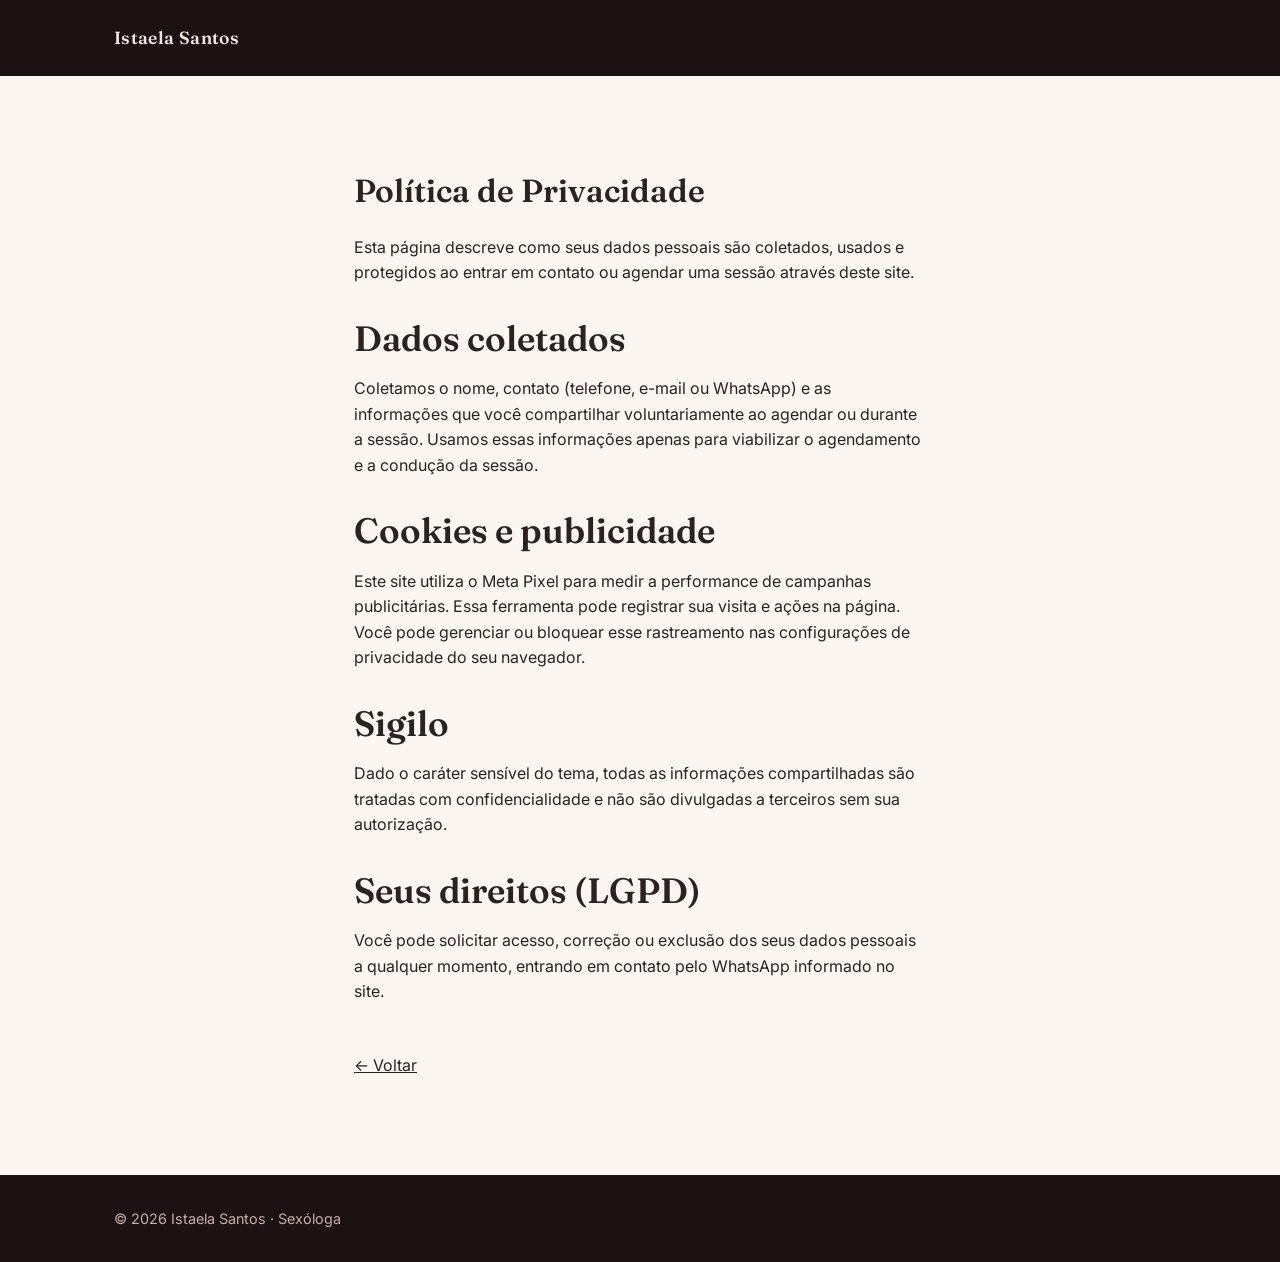
<file: politica-de-privacidade/index.html>
<!DOCTYPE html>
<html lang="pt-BR">
<head>
<meta charset="UTF-8">
<meta name="viewport" content="width=device-width, initial-scale=1.0">
<title>Política de Privacidade | Istaela Santos</title>
<link rel="icon" href="../assets/favicon.svg" type="image/svg+xml">
<link rel="preconnect" href="https://fonts.googleapis.com">
<link href="https://fonts.googleapis.com/css2?family=Fraunces:ital,wght@0,500;0,600;1,500&family=Inter:wght@400;500;600&display=swap" rel="stylesheet">
<link rel="stylesheet" href="../assets/styles.css">
</head>
<body>
<header class="site-header" style="position: static; background: var(--dusk-bg-deep); padding: var(--space-lg) 0;">
  <div class="container"><a class="wordmark" href="../">Istaela Santos</a></div>
</header>
<main class="section-dawn">
  <div class="container prose" style="margin: 0 auto;">
    <h1 style="margin-bottom: var(--space-lg);">Política de Privacidade</h1>
    <p>Esta página descreve como seus dados pessoais são coletados, usados e protegidos ao entrar em contato ou agendar uma sessão através deste site.</p>
    <h2 style="margin: var(--space-xl) 0 var(--space-md);">Dados coletados</h2>
    <p>Coletamos o nome, contato (telefone, e-mail ou WhatsApp) e as informações que você compartilhar voluntariamente ao agendar ou durante a sessão. Usamos essas informações apenas para viabilizar o agendamento e a condução da sessão.</p>
    <h2 style="margin: var(--space-xl) 0 var(--space-md);">Cookies e publicidade</h2>
    <p>Este site utiliza o Meta Pixel para medir a performance de campanhas publicitárias. Essa ferramenta pode registrar sua visita e ações na página. Você pode gerenciar ou bloquear esse rastreamento nas configurações de privacidade do seu navegador.</p>
    <h2 style="margin: var(--space-xl) 0 var(--space-md);">Sigilo</h2>
    <p>Dado o caráter sensível do tema, todas as informações compartilhadas são tratadas com confidencialidade e não são divulgadas a terceiros sem sua autorização.</p>
    <h2 style="margin: var(--space-xl) 0 var(--space-md);">Seus direitos (LGPD)</h2>
    <p>Você pode solicitar acesso, correção ou exclusão dos seus dados pessoais a qualquer momento, entrando em contato pelo WhatsApp informado no site.</p>
    <p style="margin-top: var(--space-2xl);"><a href="../">&larr; Voltar</a></p>
  </div>
</main>
<footer class="site-footer">
  <div class="container"><span>© 2026 Istaela Santos · Sexóloga</span></div>
</footer>
</body>
</html>
</file>
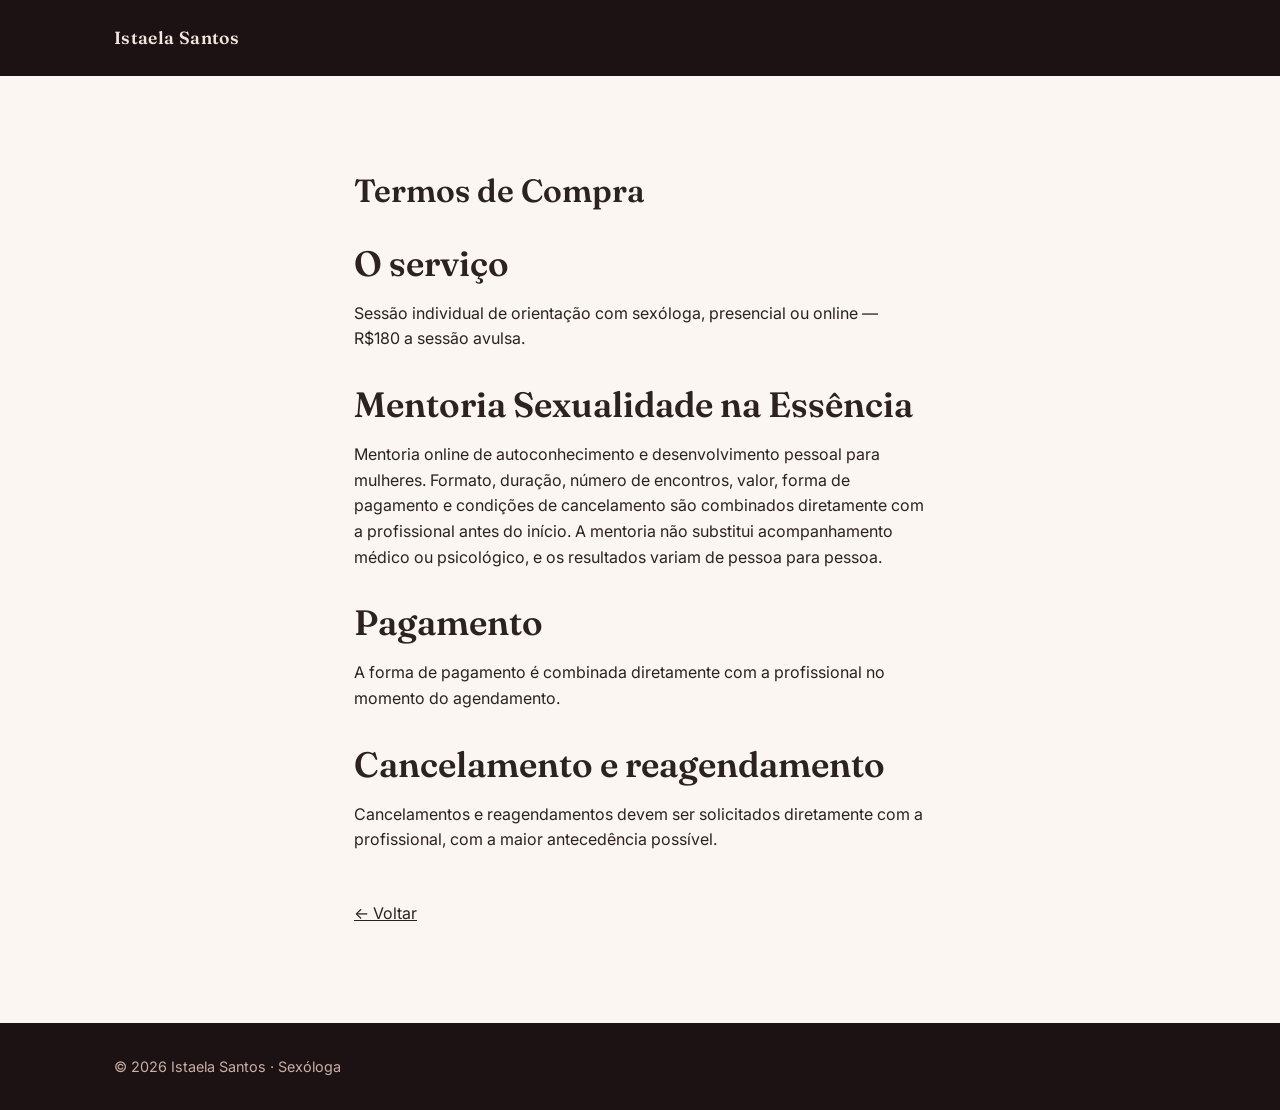
<file: termos-de-compra/index.html>
<!DOCTYPE html>
<html lang="pt-BR">
<head>
<meta charset="UTF-8">
<meta name="viewport" content="width=device-width, initial-scale=1.0">
<title>Termos de Compra | Istaela Santos</title>
<link rel="icon" href="../assets/favicon.svg" type="image/svg+xml">
<link rel="preconnect" href="https://fonts.googleapis.com">
<link href="https://fonts.googleapis.com/css2?family=Fraunces:ital,wght@0,500;0,600;1,500&family=Inter:wght@400;500;600&display=swap" rel="stylesheet">
<link rel="stylesheet" href="../assets/styles.css">
</head>
<body>
<header class="site-header" style="position: static; background: var(--dusk-bg-deep); padding: var(--space-lg) 0;">
  <div class="container"><a class="wordmark" href="../">Istaela Santos</a></div>
</header>
<main class="section-dawn">
  <div class="container prose" style="margin: 0 auto;">
    <h1 style="margin-bottom: var(--space-lg);">Termos de Compra</h1>
    <h2 style="margin: var(--space-xl) 0 var(--space-md);">O serviço</h2>
    <p>Sessão individual de orientação com sexóloga, presencial ou online — R$180 a sessão avulsa.</p>
    <h2 style="margin: var(--space-xl) 0 var(--space-md);">Mentoria Sexualidade na Essência</h2>
    <p>Mentoria online de autoconhecimento e desenvolvimento pessoal para mulheres. Formato, duração, número de encontros, valor, forma de pagamento e condições de cancelamento são combinados diretamente com a profissional antes do início. A mentoria não substitui acompanhamento médico ou psicológico, e os resultados variam de pessoa para pessoa.</p>
    <h2 style="margin: var(--space-xl) 0 var(--space-md);">Pagamento</h2>
    <p>A forma de pagamento é combinada diretamente com a profissional no momento do agendamento.</p>
    <h2 style="margin: var(--space-xl) 0 var(--space-md);">Cancelamento e reagendamento</h2>
    <p>Cancelamentos e reagendamentos devem ser solicitados diretamente com a profissional, com a maior antecedência possível.</p>
    <p style="margin-top: var(--space-2xl);"><a href="../">&larr; Voltar</a></p>
  </div>
</main>
<footer class="site-footer">
  <div class="container"><span>© 2026 Istaela Santos · Sexóloga</span></div>
</footer>
</body>
</html>
</file>
<file: assets/styles.css>
/* Reconexão e Sexualidade — landing page styles */

:root {
  /* Dusk (hero / dor) */
  --dusk-bg: #2A1B1E;
  --dusk-bg-deep: #1C1113;
  --dusk-text: #F3E6DE;
  --dusk-text-muted: #C9AFA6;
  --dusk-line: rgba(243, 230, 222, 0.16);

  /* Dawn (transformação / resto da página) */
  --dawn-bg: #FBF6F1;
  --dawn-surface: #F3E9DF;
  --dawn-text: #2C2220;
  --dawn-text-muted: #6E5B56;
  --dawn-border: #E4D5C8;

  /* Acentos compartilhados */
  --terracota: #B5563D;
  --terracota-deep: #8F4230;
  --dourado: #C9A15E;

  --font-display: 'Fraunces', Georgia, serif;
  --font-body: 'Inter', system-ui, -apple-system, sans-serif;

  --measure: 62ch;
  --radius-pill: 999px;
  --radius-card: 20px;

  --space-xs: 4px;
  --space-sm: 8px;
  --space-md: 16px;
  --space-lg: 24px;
  --space-xl: 32px;
  --space-2xl: 48px;
  --space-3xl: 96px;
}

* { box-sizing: border-box; }

html { scroll-behavior: smooth; color-scheme: light; }

/* Grão de textura global — reforça sensorialidade tátil, evita flat AI-slop */
.grain-overlay {
  position: fixed;
  inset: 0;
  z-index: 999;
  pointer-events: none;
  filter: url(#grain);
  opacity: 0.5;
  mix-blend-mode: overlay;
}
@media (prefers-reduced-motion: reduce), (max-width: 480px) {
  .grain-overlay { opacity: 0.3; }
}

/* Barra de progresso de leitura — funcional, mostra quanto falta da página */
.scroll-progress {
  position: fixed;
  top: 0;
  left: 0;
  right: 0;
  height: 3px;
  z-index: 1000;
  background: transparent;
  pointer-events: none;
}
.scroll-progress-fill {
  height: 100%;
  width: 100%;
  background: linear-gradient(90deg, var(--terracota), var(--dourado));
  transform: scaleX(0);
  transform-origin: left;
}

body {
  margin: 0;
  font-family: var(--font-body);
  color: var(--dawn-text);
  background: var(--dawn-bg);
  line-height: 1.6;
  -webkit-font-smoothing: antialiased;
}

h1, h2, h3, .display {
  font-family: var(--font-display);
  font-weight: 600;
  line-height: 1.2;
  margin: 0;
  text-wrap: balance;
}

p { margin: 0 0 1em; }
p:last-child { margin-bottom: 0; }

a { color: inherit; }

img, svg { max-width: 100%; display: block; }

.container {
  max-width: 1100px;
  margin: 0 auto;
  padding: 0 var(--space-lg);
}

.prose {
  max-width: var(--measure);
}

.skip-link {
  position: absolute;
  left: -9999px;
  top: 0;
  z-index: 100;
  background: var(--dawn-bg);
  color: var(--dawn-text);
  padding: var(--space-sm) var(--space-md);
  border-radius: 0 0 8px 0;
}
.skip-link:focus {
  left: 0;
}

/* Focus visibility */
a:focus-visible,
button:focus-visible {
  outline: 2px solid var(--dourado);
  outline-offset: 3px;
  border-radius: 4px;
}

/* ---------- Botões ---------- */
.btn {
  display: inline-flex;
  align-items: center;
  gap: var(--space-sm);
  padding: 14px 28px;
  border-radius: var(--radius-pill);
  font-family: var(--font-body);
  font-weight: 600;
  font-size: 1rem;
  text-decoration: none;
  border: 1.5px solid transparent;
  cursor: pointer;
  touch-action: manipulation;
  transition: transform 0.15s ease, background-color 0.2s ease, border-color 0.2s ease;
}
.btn:hover { transform: translateY(-1px); }

.btn-primary {
  background: var(--terracota);
  color: var(--dusk-text);
}
.btn-primary:hover { background: var(--terracota-deep); }

.btn-ghost {
  background: transparent;
  border-color: var(--dusk-line);
  color: var(--dusk-text);
}
.btn-ghost:hover { border-color: var(--dourado); }

/* ---------- Header ---------- */
.site-header {
  position: fixed;
  top: 0;
  left: 0;
  right: 0;
  z-index: 50;
  padding: var(--space-lg) 0;
  background: transparent;
  box-shadow: none;
  transition: padding 0.3s ease, background-color 0.3s ease, box-shadow 0.3s ease;
}
.site-header.is-scrolled {
  padding: var(--space-sm) 0;
  background: rgba(28, 17, 19, 0.85);
  backdrop-filter: blur(10px);
  -webkit-backdrop-filter: blur(10px);
  box-shadow: 0 4px 24px rgba(0, 0, 0, 0.25);
}
#como-funciona, #sobre, #perguntas, #contato, #beneficios {
  scroll-margin-top: 88px;
}
.site-header .container {
  display: flex;
  align-items: center;
  justify-content: space-between;
}
.wordmark {
  font-family: var(--font-display);
  font-weight: 600;
  font-size: 1.1rem;
  color: var(--dusk-text);
  letter-spacing: 0.02em;
}
.main-nav {
  display: flex;
  align-items: center;
  gap: var(--space-lg);
}
.main-nav a:not(.btn) {
  color: var(--dusk-text-muted);
  text-decoration: none;
  font-size: 0.95rem;
}
.main-nav a:not(.btn):hover { color: var(--dusk-text); }
.btn-sm { padding: 9px 20px; font-size: 0.9rem; }
@media (max-width: 640px) {
  .main-nav a:not(.btn) { display: none; }
}

/* ---------- Hero (dusk) ---------- */
.hero {
  position: relative;
  background: radial-gradient(ellipse at 50% 30%, var(--dusk-bg) 0%, var(--dusk-bg-deep) 75%);
  color: var(--dusk-text);
  min-height: 92vh;
  display: flex;
  align-items: center;
  overflow: hidden;
  padding: var(--space-3xl) 0;
}

/* Glow ambiente atrás de todo o hero — respiração lenta, assinatura visual */
.hero::before {
  content: '';
  position: absolute;
  top: 50%;
  left: 62%;
  width: 55vw;
  height: 55vw;
  max-width: 640px;
  max-height: 640px;
  transform: translate(-50%, -50%) scale(1);
  background: radial-gradient(circle, rgba(201,161,94,0.22) 0%, rgba(181,86,61,0.1) 45%, transparent 72%);
  border-radius: 50%;
  pointer-events: none;
  animation: breathe 7s ease-in-out infinite;
}
@keyframes breathe {
  0%, 100% { transform: translate(-50%, -50%) scale(1); opacity: 0.85; }
  50% { transform: translate(-50%, -50%) scale(1.08); opacity: 1; }
}
@media (prefers-reduced-motion: reduce) {
  .hero::before { animation: none; }
}

.hero-grid {
  position: relative;
  z-index: 2;
  display: grid;
  grid-template-columns: 1.15fr 0.85fr;
  gap: var(--space-2xl);
  align-items: center;
}
@media (max-width: 900px) {
  .hero-grid { grid-template-columns: 1fr; text-align: center; }
}

.eyebrow {
  display: inline-block;
  font-size: 0.8rem;
  letter-spacing: 0.14em;
  text-transform: uppercase;
  margin-bottom: var(--space-lg);
}
.eyebrow-dusk { color: var(--dourado); }
.eyebrow-dawn { color: var(--terracota); }

.hero-content h1 {
  font-size: clamp(2.1rem, 4.2vw, 3.4rem);
  margin-bottom: var(--space-lg);
}
.hero-content .subhead {
  font-size: clamp(1.05rem, 1.6vw, 1.2rem);
  color: var(--dusk-text-muted);
  max-width: 46ch;
  margin: 0 0 var(--space-2xl);
}
@media (max-width: 900px) {
  .hero-content .subhead { margin-inline: auto; }
}
.hero-actions {
  display: flex;
  gap: var(--space-md);
  flex-wrap: wrap;
}
@media (max-width: 900px) {
  .hero-actions { justify-content: center; }
}

/* Entrada do hero e loop das ondas — animados via GSAP (assets/main.js),
   não CSS. gsap.matchMedia() cuida de prefers-reduced-motion; se o script
   falhar/for bloqueado, elementos ficam visíveis por padrão (sem FOUC-hidden
   permanente). */
.hero-in { will-change: transform, opacity; }

.hero-art { display: flex; justify-content: center; }
.candle-art {
  width: 100%;
  max-width: 240px;
}
.flame-outer, .flame-inner {
  transform-box: fill-box;
  transform-origin: 50% 100%;
  filter: drop-shadow(0 0 28px rgba(201, 161, 94, 0.45));
}
.ember {
  opacity: 0;
  transform-box: fill-box;
  transform-origin: 50% 50%;
}
@media (max-width: 900px) {
  .hero-art { margin-top: var(--space-xl); }
  .candle-art { max-width: 160px; }
}

/* ---------- Seção dor (dusk, continuação) ---------- */
.section-dusk {
  background: var(--dusk-bg-deep);
  color: var(--dusk-text);
  padding: var(--space-3xl) 0;
}
.section-dusk h2 {
  font-size: clamp(1.6rem, 3vw, 2.2rem);
  margin-bottom: var(--space-lg);
  color: var(--dusk-text);
}
.section-dusk .prose {
  color: var(--dusk-text-muted);
  font-size: 1.05rem;
}

.dor-layout {
  display: grid;
  grid-template-columns: auto 1fr;
  gap: var(--space-xl);
  max-width: 760px;
  margin: 0 auto;
}
@media (max-width: 640px) {
  .dor-layout { grid-template-columns: 1fr; text-align: center; }
}
.glyph-quote {
  font-family: var(--font-display);
  font-style: italic;
  font-size: 6rem;
  line-height: 0.7;
  color: var(--dourado);
  opacity: 0.55;
}
@media (max-width: 640px) {
  .glyph-quote { display: none; }
}

/* ---------- Transição dusk → dawn: sentidos despertando ---------- */
.senses-transition {
  position: relative;
  background: linear-gradient(to bottom, var(--dusk-bg-deep), var(--dawn-bg));
  padding: var(--space-3xl) 0;
  text-align: center;
  overflow: hidden;
}
/* Camada de parallax sutil — reforça a "virada" dusk→dawn ao rolar */
.senses-parallax {
  position: absolute;
  top: -20%;
  left: 0;
  right: 0;
  height: 140%;
  background: radial-gradient(ellipse at 50% 30%, rgba(201, 161, 94, 0.16) 0%, transparent 65%);
  pointer-events: none;
  z-index: -1;
}
.senses-transition .eyebrow {
  display: block;
  font-size: 0.85rem;
  letter-spacing: 0.12em;
  text-transform: uppercase;
  color: var(--dourado);
  margin-bottom: var(--space-xl);
}
.senses-list {
  display: flex;
  flex-wrap: wrap;
  justify-content: center;
  gap: var(--space-md) var(--space-xl);
  list-style: none;
  padding: 0;
  margin: 0;
}
.senses-list li {
  font-family: var(--font-display);
  font-style: italic;
  font-size: clamp(1.3rem, 3vw, 2rem);
  color: var(--dawn-text);
}

/* ---------- Seções claras (dawn) ---------- */
.section-dawn {
  background: var(--dawn-bg);
  padding: var(--space-3xl) 0;
}
.section-dawn.surface { background: var(--dawn-surface); }
.section-dawn h2 {
  font-size: clamp(1.6rem, 3vw, 2.2rem);
  margin-bottom: var(--space-xl);
  color: var(--dawn-text);
}
.section-header {
  max-width: 640px;
  margin: 0 auto var(--space-2xl);
  text-align: center;
}
.section-lede {
  color: var(--dawn-text-muted);
  font-size: 1.05rem;
}

/* Benefícios — grid quieto */
.benefits-grid {
  display: grid;
  grid-template-columns: repeat(auto-fit, minmax(220px, 1fr));
  gap: var(--space-xl);
}
.benefit-card {
  background: var(--dawn-bg);
  border: 1px solid var(--dawn-border);
  border-radius: var(--radius-card);
  padding: var(--space-xl);
  transition: transform 0.25s ease, box-shadow 0.25s ease, border-color 0.25s ease;
}
.benefit-card:hover {
  transform: translateY(-4px);
  border-color: var(--terracota);
  box-shadow: 0 12px 28px rgba(181, 86, 61, 0.14);
}
.benefit-card .icon {
  width: 32px;
  height: 32px;
  margin-bottom: var(--space-md);
  color: var(--terracota);
}
.benefit-card h3 {
  font-size: 1.1rem;
  margin-bottom: var(--space-sm);
}
.benefit-card p {
  color: var(--dawn-text-muted);
  font-size: 0.95rem;
}

/* Processo em 3 movimentos — sequência real, numeração se justifica */
.process-steps-wrap {
  position: relative;
  max-width: 800px;
  margin: 0 auto var(--space-2xl);
}
/* Linha que "desenha" conforme rola — mostra progresso real da jornada */
.process-line {
  position: absolute;
  left: 15px;
  top: 8px;
  bottom: 40px;
  width: 2px;
  background: var(--dawn-border);
  z-index: -1;
}
@media (max-width: 640px) { .process-line { display: none; } }
.process-line-fill {
  width: 100%;
  height: 100%;
  background: linear-gradient(to bottom, var(--dourado), var(--terracota));
  transform: scaleY(0);
  transform-origin: top;
}
.process-steps {
  list-style: none;
  margin: 0;
  padding: 0;
  display: grid;
  gap: var(--space-2xl);
}
.process-step {
  display: grid;
  grid-template-columns: 32px 1fr;
  gap: var(--space-lg);
  align-items: baseline;
  position: relative;
}
.step-num {
  font-family: var(--font-display);
  font-size: 1.4rem;
  color: var(--dourado);
  font-weight: 600;
}
@media (max-width: 640px) {
  .process-step { grid-template-columns: auto 1fr; }
}
.process-step h3 { margin-bottom: var(--space-sm); }
.process-step p { color: var(--dawn-text-muted); }

.pull-quote {
  font-family: var(--font-display);
  font-style: italic;
  font-size: clamp(1.3rem, 2.6vw, 1.8rem);
  color: var(--terracota-deep);
  line-height: 1.4;
  max-width: 640px;
  margin: 0 auto;
  text-align: center;
}

/* Sobre */
.sobre-layout {
  display: grid;
  grid-template-columns: 0.8fr 1.2fr;
  gap: var(--space-2xl);
  align-items: center;
  max-width: 900px;
  margin: 0 auto;
}
@media (max-width: 720px) {
  .sobre-layout { grid-template-columns: 1fr; text-align: center; }
}
.sobre-photo {
  aspect-ratio: 4 / 5;
  background: var(--dawn-surface);
  border: 1px solid var(--dawn-border);
  border-radius: var(--radius-card);
  overflow: hidden;
}
.sobre-photo img {
  width: 100%;
  height: 100%;
  object-fit: cover;
  object-position: top center;
  /* escala extra dá margem pro parallax (main.js) sem revelar borda vazia */
  transform: scale(1.15);
}
.sobre-copy p { color: var(--dawn-text-muted); margin-bottom: var(--space-md); }

/* Números de autoridade */
.sobre-stats {
  display: grid;
  grid-template-columns: repeat(3, 1fr);
  gap: var(--space-lg);
  margin: var(--space-lg) 0 var(--space-xl);
  padding: var(--space-lg) 0;
  border-top: 1px solid var(--dawn-border);
  border-bottom: 1px solid var(--dawn-border);
}
@media (max-width: 520px) {
  .sobre-stats { grid-template-columns: 1fr; gap: var(--space-md); text-align: left; }
}
.sobre-stats dt {
  font-family: var(--font-display);
  font-size: 1.5rem;
  font-weight: 600;
  color: var(--terracota);
  margin: 0;
}
.sobre-stats dd {
  margin: 2px 0 0;
  font-size: 0.85rem;
  color: var(--dawn-text-muted);
  line-height: 1.35;
}

/* Formação / credenciais */
.sobre-formacao-titulo {
  font-size: 0.95rem;
  text-transform: uppercase;
  letter-spacing: 0.06em;
  color: var(--dawn-text);
  margin-bottom: var(--space-sm);
}
.sobre-formacao {
  list-style: none;
  padding: 0;
  margin: 0 0 var(--space-xl);
  display: grid;
  gap: var(--space-xs);
}
.sobre-formacao li {
  position: relative;
  padding-left: 22px;
  color: var(--dawn-text-muted);
  font-size: 0.95rem;
  line-height: 1.4;
}
.sobre-formacao li::before {
  content: '';
  position: absolute;
  left: 0;
  top: 8px;
  width: 6px;
  height: 6px;
  border-radius: 50%;
  background: var(--dourado);
}
.sobre-formacao li.destaque {
  color: var(--dawn-text);
  font-weight: 500;
}
.sobre-formacao li.destaque::before {
  background: var(--terracota);
}

/* Presença em congressos e eventos — mosaico */
.eventos-grid {
  display: grid;
  grid-template-columns: repeat(3, 1fr);
  gap: var(--space-md);
}
.eventos-item {
  position: relative;
  margin: 0;
  border-radius: var(--radius-card);
  overflow: hidden;
  background: var(--dawn-surface);
}
.eventos-item img {
  width: 100%;
  height: 100%;
  object-fit: cover;
  aspect-ratio: 4 / 3;
}
.eventos-item-tall img { aspect-ratio: 4 / 5; }
.eventos-item figcaption {
  position: absolute;
  left: 0;
  right: 0;
  bottom: 0;
  padding: var(--space-md) var(--space-md) var(--space-sm);
  font-size: 0.8rem;
  color: #fff;
  background: linear-gradient(to top, rgba(0,0,0,0.65), transparent);
  opacity: 0;
  transform: translateY(6px);
  transition: opacity 0.25s ease, transform 0.25s ease;
}
.eventos-item:hover figcaption,
.eventos-item:focus-within figcaption {
  opacity: 1;
  transform: translateY(0);
}
@media (max-width: 780px) {
  .eventos-grid { grid-template-columns: repeat(2, 1fr); }
}
@media (max-width: 480px) {
  .eventos-grid { grid-template-columns: 1fr; }
  .eventos-item figcaption { opacity: 1; transform: none; position: static; background: none; color: var(--dawn-text-muted); padding: var(--space-sm) 0 0; }
}

/* Depoimento */
.testimonial {
  max-width: 640px;
  margin: 0 auto;
  text-align: center;
  padding: 0;
}
.glyph-quote-dawn {
  color: var(--terracota);
  opacity: 0.5;
  display: block;
  margin-bottom: var(--space-sm);
}
.testimonial p {
  font-family: var(--font-display);
  font-style: italic;
  font-size: clamp(1.15rem, 2.2vw, 1.4rem);
  color: var(--dawn-text);
}
.testimonial footer {
  margin-top: var(--space-lg);
  font-family: var(--font-body);
  font-style: normal;
  font-size: 0.9rem;
  color: var(--dawn-text-muted);
}
.testimonial-note {
  font-size: 0.8rem;
  opacity: 0.75;
}

/* FAQ — duas colunas independentes (flex), cada uma empilha sozinha.
   Grid de 2 colunas faria a LINHA inteira crescer quando um item abre,
   empurrando o item vizinho mesmo fechado — por isso flex, não grid. */
.faq-grid {
  display: flex;
  gap: 0 var(--space-2xl);
  max-width: 920px;
  margin: 0 auto;
  align-items: flex-start;
}
.faq-col {
  flex: 1;
  min-width: 0;
  display: flex;
  flex-direction: column;
}
@media (max-width: 720px) {
  .faq-grid { flex-direction: column; gap: 0; }
}

/* Objeções — accordion simples */
.faq-list { max-width: var(--measure); margin: 0 auto; }
.faq-item {
  border-bottom: 1px solid var(--dawn-border);
}
.faq-item summary {
  cursor: pointer;
  list-style: none;
  padding: var(--space-lg) 0;
  font-weight: 600;
  font-size: 1.05rem;
  display: flex;
  justify-content: space-between;
  align-items: center;
  gap: var(--space-md);
}
.faq-item summary::-webkit-details-marker { display: none; }
.faq-item summary::after {
  content: '+';
  font-family: var(--font-display);
  font-size: 1.4rem;
  color: var(--terracota);
  flex-shrink: 0;
  transition: transform 0.2s ease;
}
.faq-item[open] summary::after { transform: rotate(45deg); }

/* Resposta em wrapper próprio pra animar altura suave via GSAP (main.js)
   em vez do corte instantâneo do <details> nativo. [open] é fallback
   se o JS não carregar. */
.faq-answer {
  overflow: hidden;
  height: 0;
}
.faq-item[open] .faq-answer { height: auto; }
.faq-answer p {
  padding-bottom: var(--space-lg);
  color: var(--dawn-text-muted);
  max-width: 58ch;
  margin: 0;
}

/* CTA final */
.final-cta {
  position: relative;
  background: linear-gradient(135deg, var(--terracota) 0%, var(--terracota-deep) 100%);
  color: var(--dusk-text);
  text-align: center;
  padding: var(--space-3xl) 0;
  overflow: hidden;
}
/* Glow que "respira" bem devagar — ecoa a vela do hero, fecha o ciclo visual */
.final-cta-glow {
  position: absolute;
  top: 50%;
  left: 50%;
  width: 60vw;
  height: 60vw;
  max-width: 600px;
  max-height: 600px;
  transform: translate(-50%, -50%);
  background: radial-gradient(circle, rgba(201, 161, 94, 0.35) 0%, transparent 70%);
  pointer-events: none;
  z-index: 0;
}
.final-cta .container {
  position: relative;
  z-index: 1;
}
.final-cta h2 { color: var(--dusk-text); margin-bottom: var(--space-md); }
.final-cta p {
  color: rgba(243,230,222,0.85);
  max-width: 46ch;
  margin: 0 auto var(--space-xl);
}
.final-cta .btn-primary {
  background: var(--dawn-bg);
  color: var(--terracota-deep);
}
.final-cta .btn-primary:hover { background: #fff; }

/* Footer */
.site-footer {
  background: var(--dusk-bg-deep);
  color: var(--dusk-text-muted);
  padding: var(--space-xl) 0;
  font-size: 0.9rem;
}
.site-footer .container {
  display: flex;
  flex-wrap: wrap;
  justify-content: space-between;
  gap: var(--space-md);
}
.footer-links {
  display: flex;
  gap: var(--space-lg);
  list-style: none;
  padding: 0;
  margin: 0;
}
.footer-links a { text-decoration: none; }
.footer-links a:hover { color: var(--dourado); }

/* Sticky CTA mobile */
.sticky-cta {
  position: fixed;
  bottom: var(--space-md);
  left: 50%;
  transform: translateX(-50%);
  z-index: 20;
  display: none;
}
@media (max-width: 640px) {
  .sticky-cta { display: block; }
}

/* ---------- Página /mentoria ---------- */
a.wordmark { text-decoration: none; }
#para-quem { scroll-margin-top: 88px; }

/* Lista de identificação (seção dusk) */
.identify-list {
  list-style: none;
  padding: 0;
  margin: 0 0 var(--space-lg);
  display: grid;
  gap: var(--space-sm);
  text-align: left;
}
.identify-list li {
  position: relative;
  padding-left: 22px;
}
.identify-list li::before {
  content: '';
  position: absolute;
  left: 0;
  top: 0.7em;
  width: 6px;
  height: 6px;
  border-radius: 50%;
  background: var(--dourado);
}
.section-dusk .prose .closing {
  font-family: var(--font-display);
  font-style: italic;
  font-size: 1.25rem;
  color: var(--dusk-text);
}

/* "É pra você se" / "Antes de começar" */
.fit-grid {
  display: grid;
  grid-template-columns: 1fr 1fr;
  gap: var(--space-xl);
  max-width: 900px;
  margin: 0 auto;
}
@media (max-width: 720px) {
  .fit-grid { grid-template-columns: 1fr; }
}
.fit-card {
  background: var(--dawn-bg);
  border: 1px solid var(--dawn-border);
  border-radius: var(--radius-card);
  padding: var(--space-xl);
}
.fit-card h3 {
  font-size: 1.15rem;
  margin-bottom: var(--space-md);
}
.fit-card ul {
  list-style: none;
  padding: 0;
  margin: 0;
  display: grid;
  gap: var(--space-sm);
}
.fit-card li {
  position: relative;
  padding-left: 22px;
  color: var(--dawn-text-muted);
  font-size: 0.95rem;
  line-height: 1.5;
}
.fit-card li::before {
  content: '';
  position: absolute;
  left: 0;
  top: 8px;
  width: 6px;
  height: 6px;
  border-radius: 50%;
  background: var(--dourado);
}
.fit-card-note li::before { background: var(--terracota); }

/* Seção "como funciona" sem passos numerados */
.como-body {
  max-width: var(--measure);
  margin: 0 auto;
  text-align: center;
  color: var(--dawn-text-muted);
}
.como-body p { margin-bottom: var(--space-md); }
.section-cta {
  text-align: center;
  margin-top: var(--space-xl);
}

/* .reveal — animado via GSAP ScrollTrigger.batch (assets/main.js).
   Sem estado oculto em CSS: se o script falhar, conteúdo fica visível. */

@media (prefers-reduced-motion: reduce) {
  html { scroll-behavior: auto; }
}
</file>
